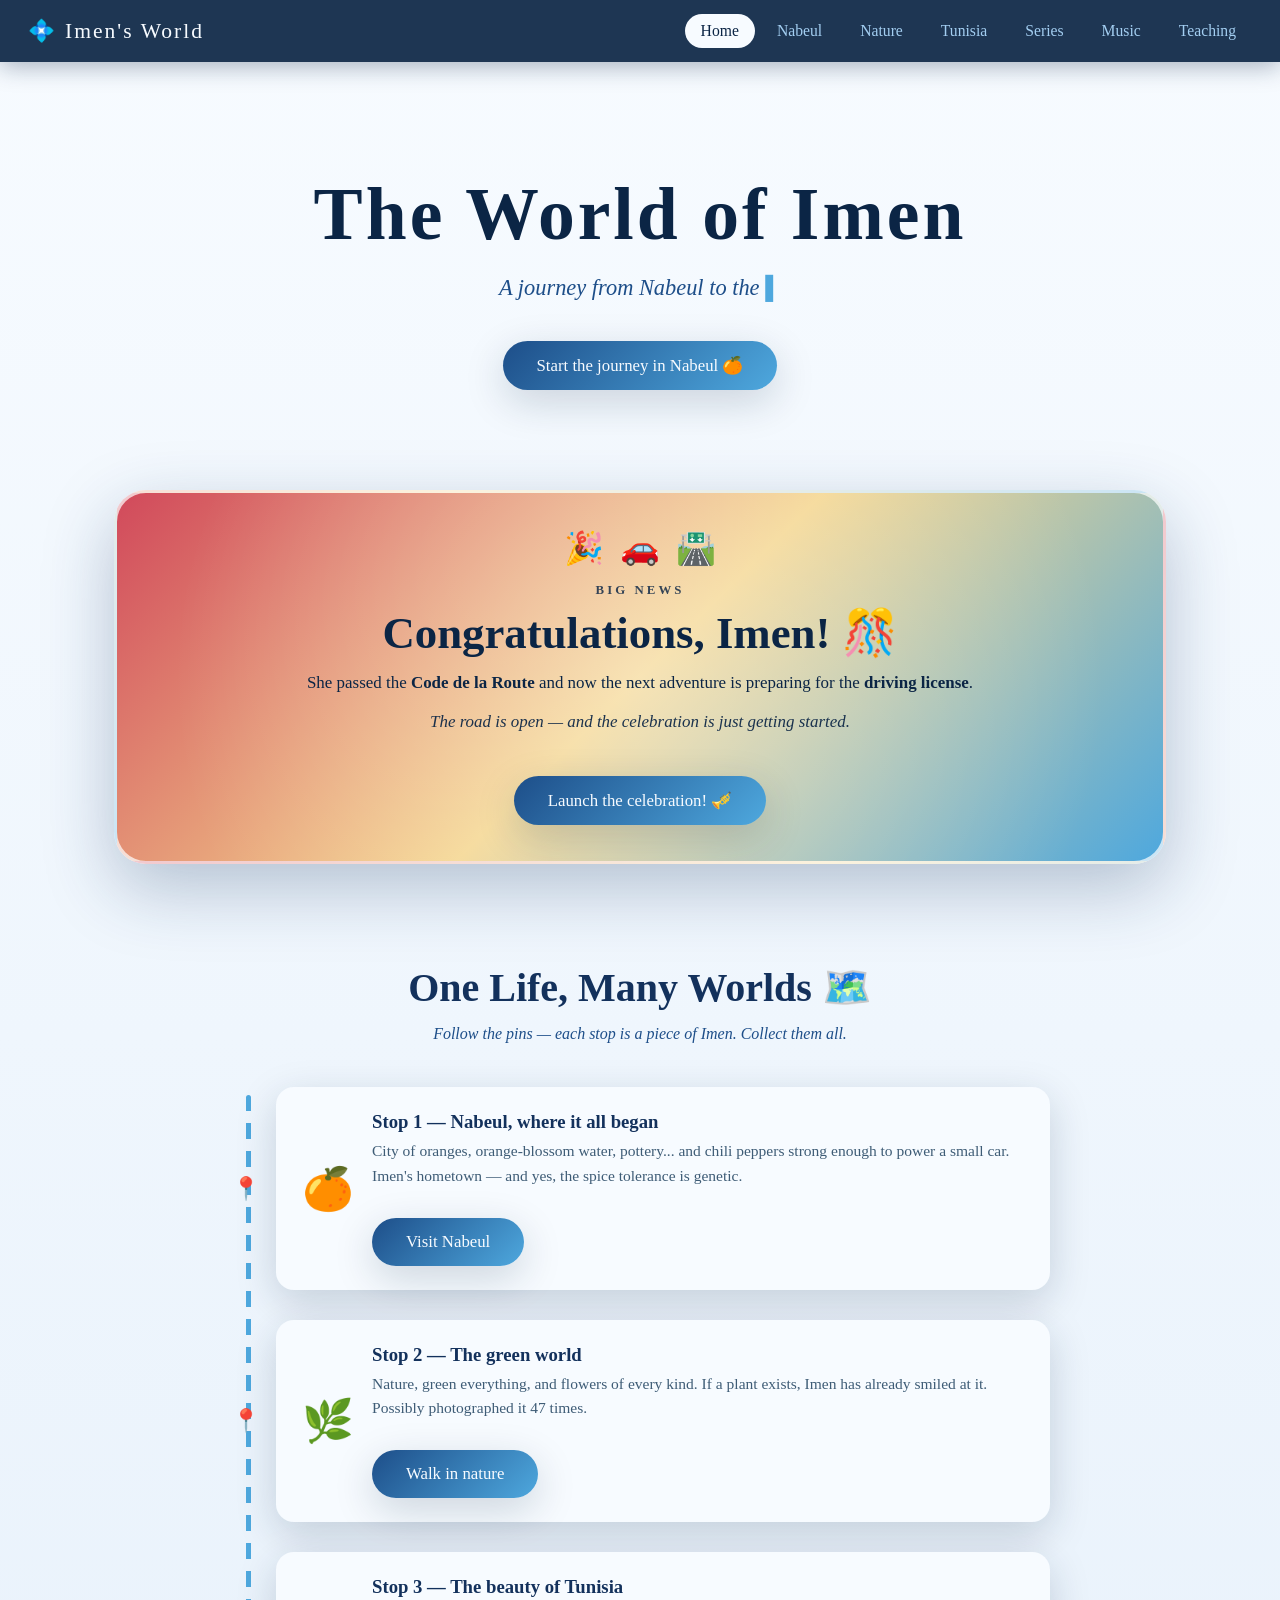
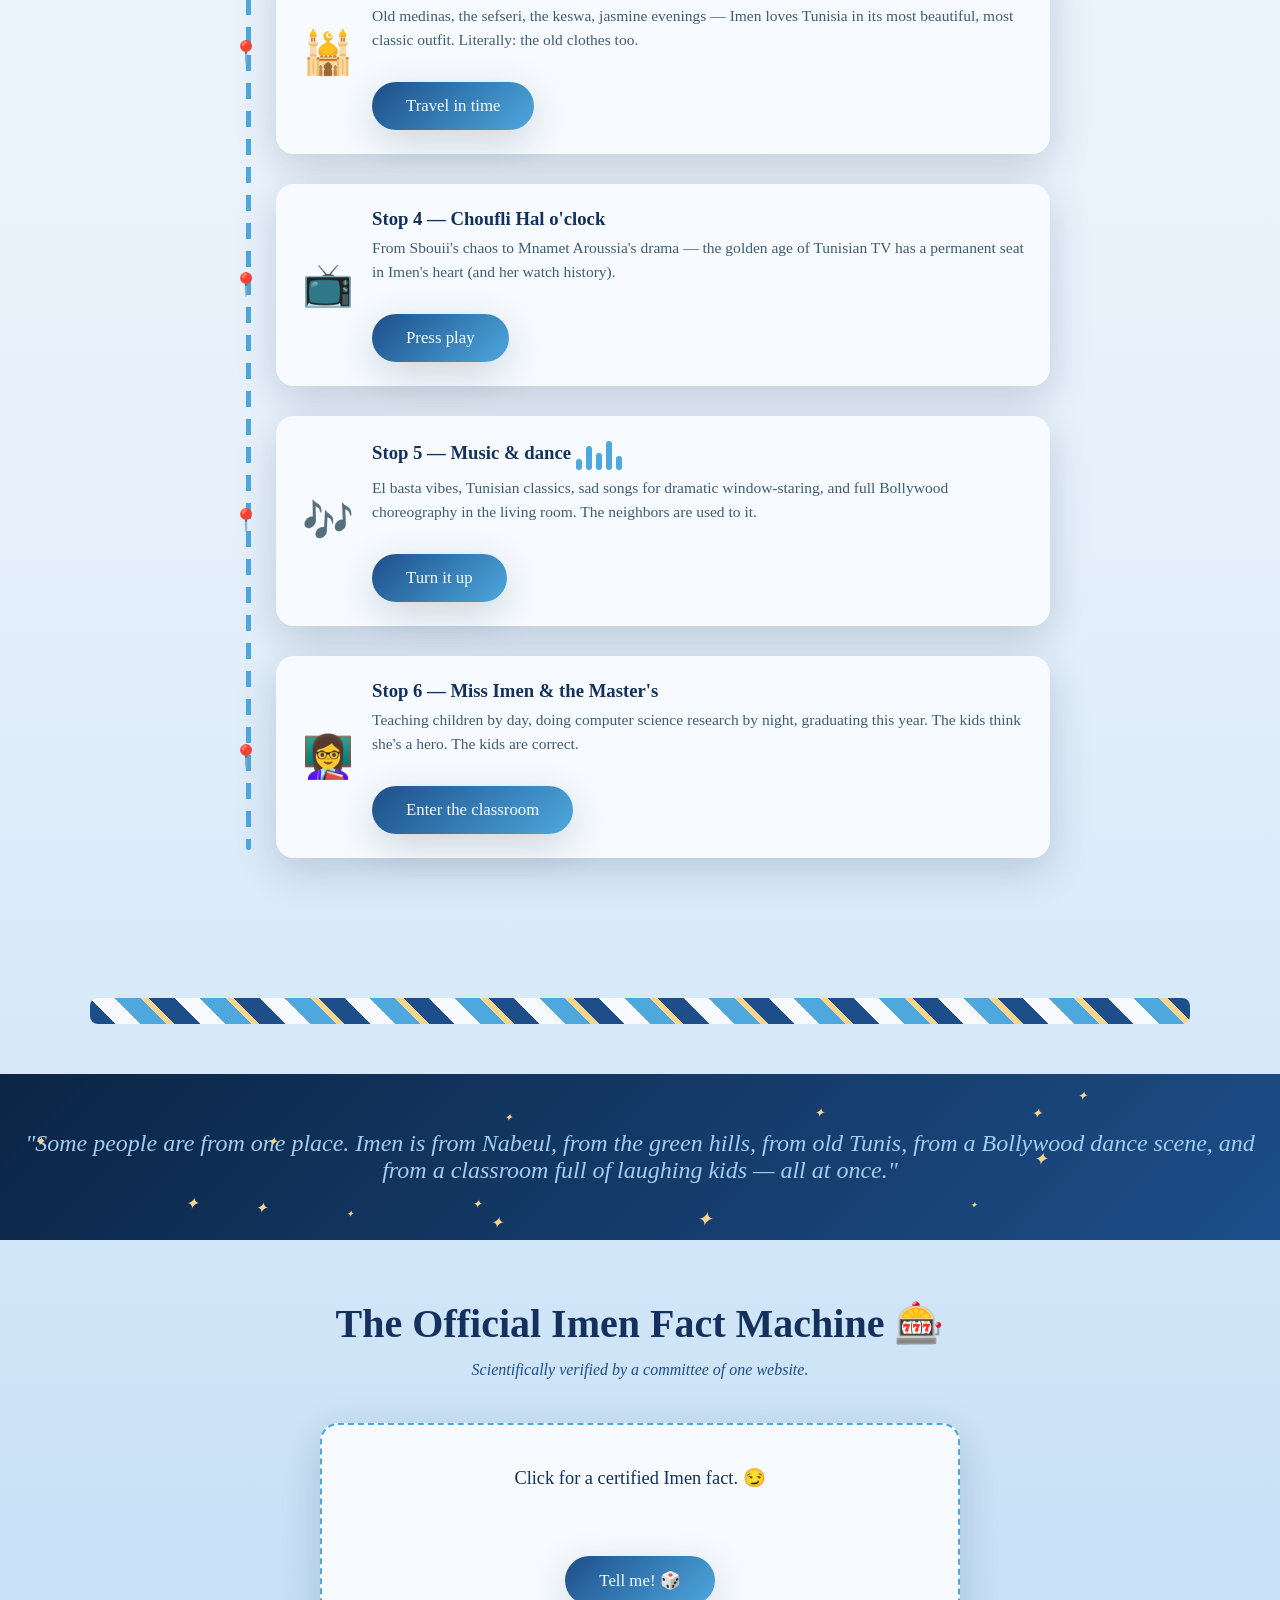
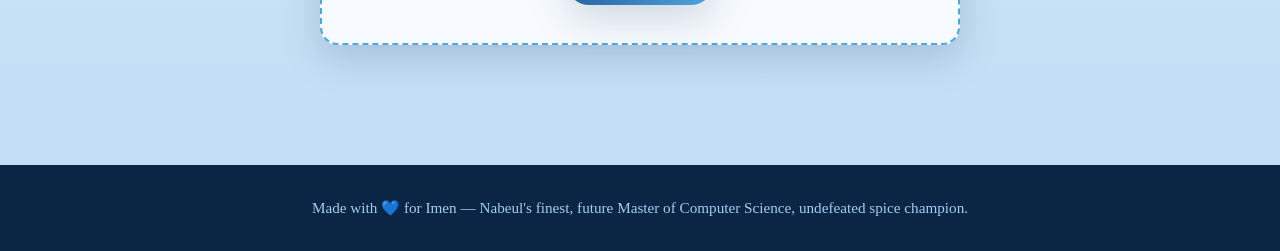
<file: index.html>
<!DOCTYPE html>
<html lang="en">
<head>
  <meta charset="UTF-8" />
  <meta name="viewport" content="width=device-width, initial-scale=1.0" />
  <title>The World of Imen 💙</title>
  <link rel="stylesheet" href="style.css" />
</head>
<body>

  <nav>
    <a class="logo" href="index.html"><span class="spin-flower">💠</span> Imen's World</a>
    <div class="nav-links">
      <a href="index.html" class="active">Home</a>
      <a href="nabeul.html">Nabeul</a>
      <a href="garden.html">Nature</a>
      <a href="tunisia.html">Tunisia</a>
      <a href="series.html">Series</a>
      <a href="music.html">Music</a>
      <a href="teaching.html">Teaching</a>
    </div>
  </nav>

  <main>
    <header class="hero">
      <h1>The World of Imen</h1>
      <p class="subtitle typewriter" data-typewriter='["A journey from Nabeul to the whole world... 🌍","Teacher by day, researcher by deadline, binge-watcher by night.","Spice level: Nabeul. Handle with care. 🌶️","Ahla w sahla — the tour starts now!"]'></p>
      <a class="btn" href="nabeul.html">Start the journey in Nabeul 🍊</a>
    </header>

    <section class="celebration-section reveal">
      <div class="celebration-card">
        <div class="celebration-icons" aria-hidden="true">
          <span class="celebration-icon">🎉</span>
          <span class="celebration-icon">🚗</span>
          <span class="celebration-icon">🛣️</span>
        </div>
        <p class="celebration-label">Big news</p>
        <h2>Congratulations, Imen! 🎊</h2>
        <p class="celebration-copy">
          She passed the <strong>Code de la Route</strong> and now the next adventure is preparing for the <strong>driving license</strong>.
        </p>
        <p class="celebration-copy small">The road is open — and the celebration is just getting started.</p>
        <button class="btn celebration-btn" id="celebrate-btn">Launch the celebration! 🎺</button>
      </div>
    </section>

    <section>
      <h2 class="section-title reveal">One Life, Many Worlds 🗺️</h2>
      <p class="section-sub reveal">Follow the pins — each stop is a piece of Imen. Collect them all.</p>

      <div class="journey">
        <div class="journey-stop reveal">
          <span class="stop-emoji">🍊</span>
          <div class="grow">
            <h3>Stop 1 — Nabeul, where it all began</h3>
            <p>City of oranges, orange-blossom water, pottery... and chili peppers strong enough to power a small car. Imen's hometown — and yes, the spice tolerance is genetic.</p>
            <a class="btn" href="nabeul.html">Visit Nabeul</a>
          </div>
        </div>

        <div class="journey-stop reveal">
          <span class="stop-emoji">🌿</span>
          <div class="grow">
            <h3>Stop 2 — The green world</h3>
            <p>Nature, green everything, and flowers of every kind. If a plant exists, Imen has already smiled at it. Possibly photographed it 47 times.</p>
            <a class="btn" href="garden.html">Walk in nature</a>
          </div>
        </div>

        <div class="journey-stop reveal">
          <span class="stop-emoji">🕌</span>
          <div class="grow">
            <h3>Stop 3 — The beauty of Tunisia</h3>
            <p>Old medinas, the sefseri, the keswa, jasmine evenings — Imen loves Tunisia in its most beautiful, most classic outfit. Literally: the old clothes too.</p>
            <a class="btn" href="tunisia.html">Travel in time</a>
          </div>
        </div>

        <div class="journey-stop reveal">
          <span class="stop-emoji">📺</span>
          <div class="grow">
            <h3>Stop 4 — Choufli Hal o'clock</h3>
            <p>From Sbouii's chaos to Mnamet Aroussia's drama — the golden age of Tunisian TV has a permanent seat in Imen's heart (and her watch history).</p>
            <a class="btn" href="series.html">Press play</a>
          </div>
        </div>

        <div class="journey-stop reveal">
          <span class="stop-emoji">🎶</span>
          <div class="grow">
            <h3>Stop 5 — Music &amp; dance <span class="music-bars"><i></i><i></i><i></i><i></i><i></i></span></h3>
            <p>El basta vibes, Tunisian classics, sad songs for dramatic window-staring, and full Bollywood choreography in the living room. The neighbors are used to it.</p>
            <a class="btn" href="music.html">Turn it up</a>
          </div>
        </div>

        <div class="journey-stop reveal">
          <span class="stop-emoji">👩‍🏫</span>
          <div class="grow">
            <h3>Stop 6 — Miss Imen &amp; the Master's</h3>
            <p>Teaching children by day, doing computer science research by night, graduating this year. The kids think she's a hero. The kids are correct.</p>
            <a class="btn" href="teaching.html">Enter the classroom</a>
          </div>
        </div>
      </div>
    </section>

    <div class="mosaic-band"></div>

    <div class="quote-banner reveal">
      "Some people are from one place. Imen is from Nabeul, from the green hills, from old Tunis, from a Bollywood dance scene, and from a classroom full of laughing kids — all at once."
    </div>

    <section>
      <h2 class="section-title reveal">The Official Imen Fact Machine 🎰</h2>
      <p class="section-sub reveal">Scientifically verified by a committee of one website.</p>

      <div class="joke-box reveal">
        <p id="joke-text" data-jokes='["Imen&apos;s spice scale: mild, medium, hot, Nabeul. There is nothing after Nabeul. 🌶️","Imen can debug code AND a classroom of 25 children. Only one of those has documentation. 👩‍🏫","Imen watching Choufli Hal for the 100th time: \"maybe THIS time Sbouii will behave.\" He will not. 📺","Sad music + window + rain = Imen starring in a music video only she can see. 🎬","Imen&apos;s research master thesis is the only thing she binge-writes slower than she binge-watches. 🎓","An Indian dance scene starts. Imen&apos;s shoulders move first. Resistance was never an option. 💃","Imen says \"yezzi, last episode.\" The sun rises. The birds judge silently. 🌅"]'>
          Click for a certified Imen fact. 😏
        </p>
        <button class="btn" id="joke-btn">Tell me! 🎲</button>
      </div>
    </section>
  </main>

  <footer>
    Made with <span class="heart">💙</span> for Imen — Nabeul's finest, future Master of Computer Science, undefeated spice champion.
  </footer>

  <script src="script.js"></script>
</body>
</html>
</file>
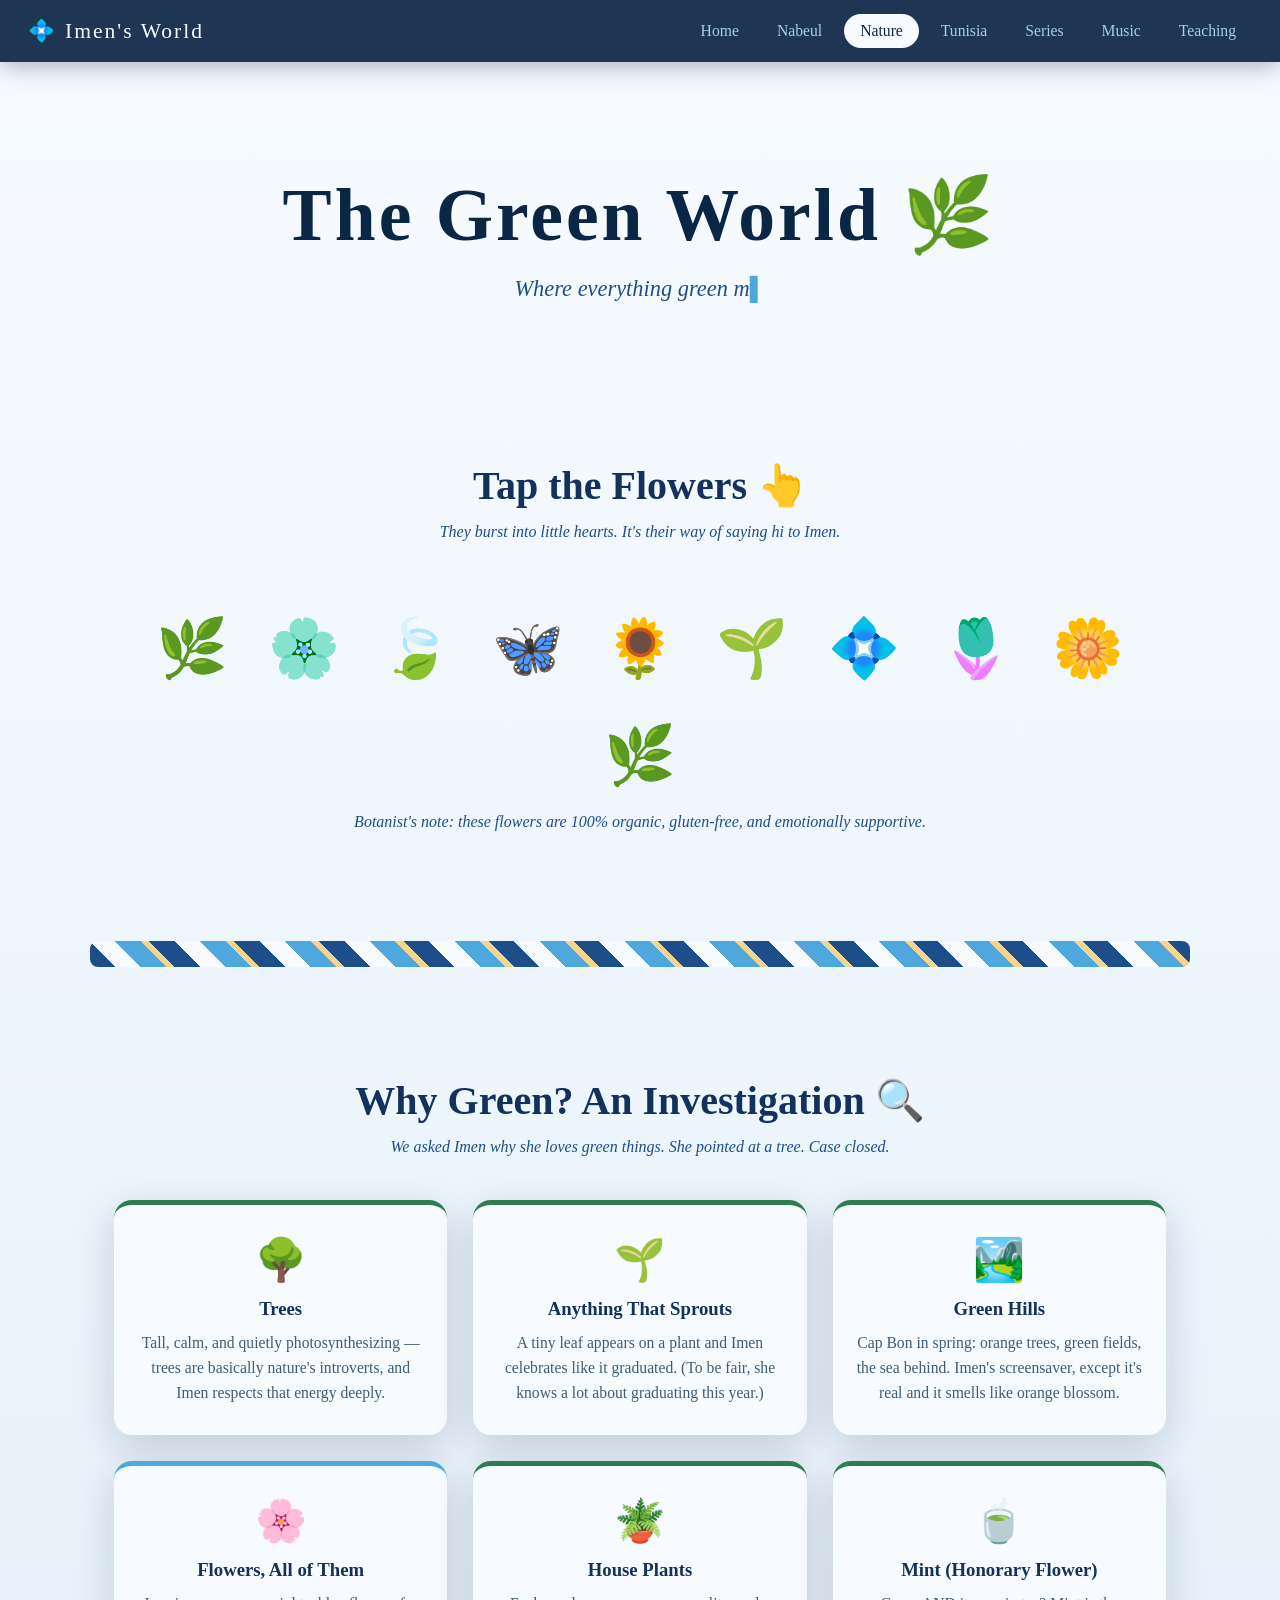
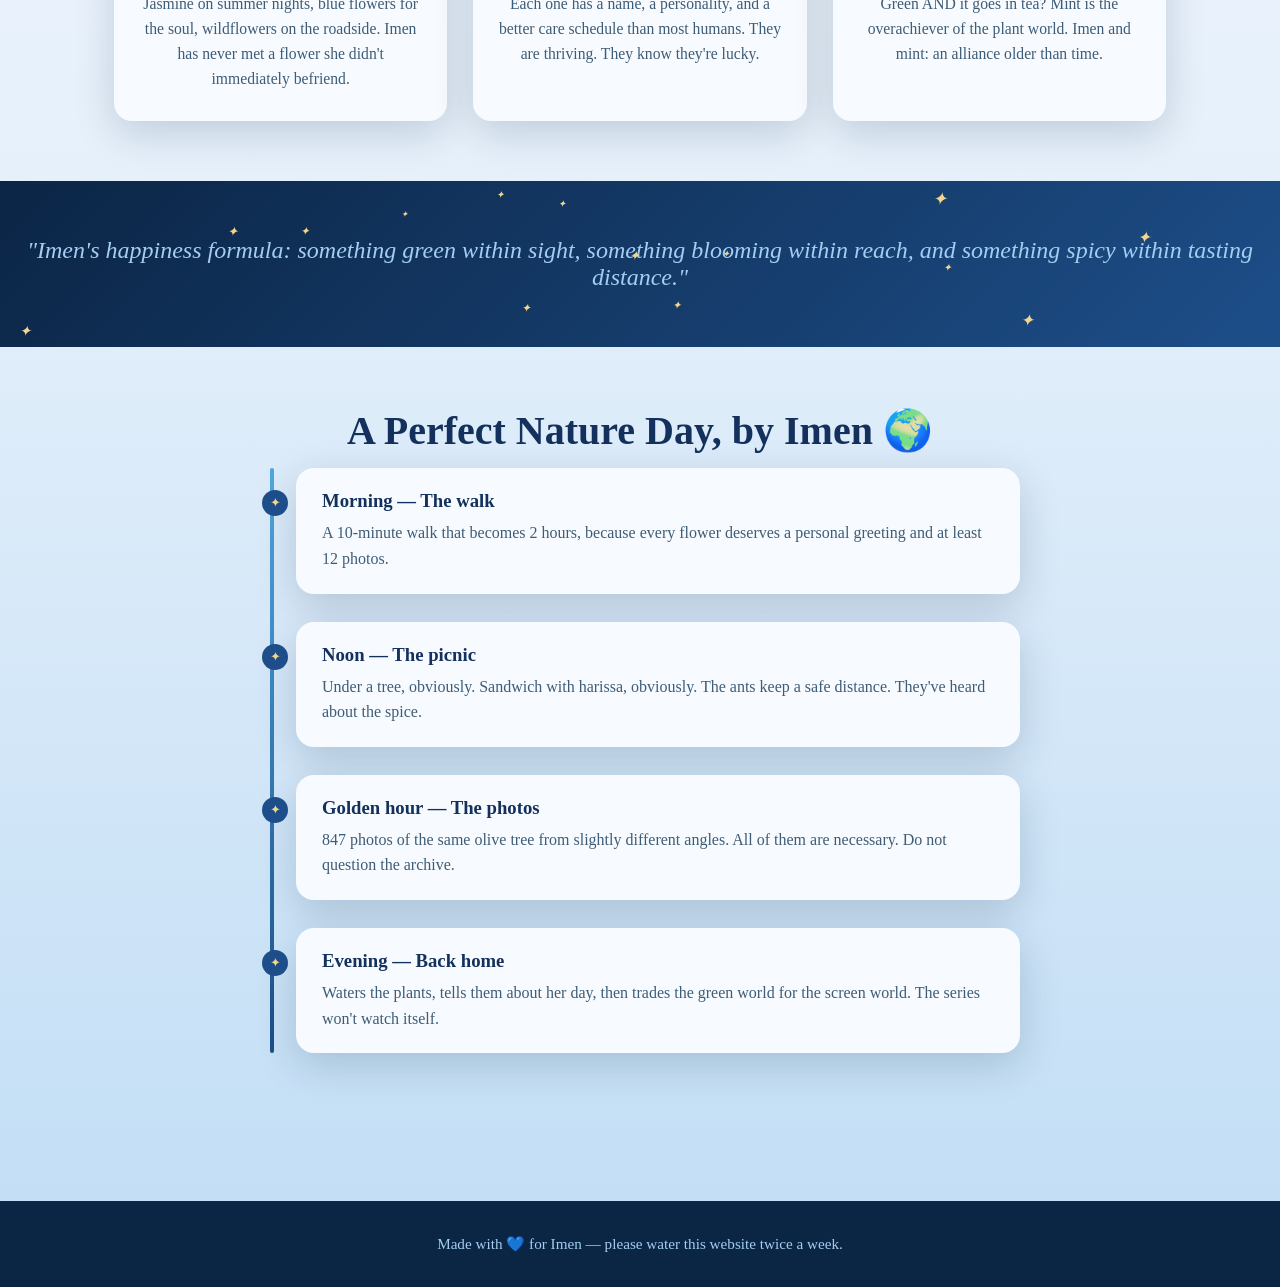
<file: garden.html>
<!DOCTYPE html>
<html lang="en">
<head>
  <meta charset="UTF-8" />
  <meta name="viewport" content="width=device-width, initial-scale=1.0" />
  <title>Nature &amp; Green Things 🌿 — The World of Imen</title>
  <link rel="stylesheet" href="style.css" />
</head>
<body>

  <nav>
    <a class="logo" href="index.html"><span class="spin-flower">💠</span> Imen's World</a>
    <div class="nav-links">
      <a href="index.html">Home</a>
      <a href="nabeul.html">Nabeul</a>
      <a href="garden.html" class="active">Nature</a>
      <a href="tunisia.html">Tunisia</a>
      <a href="series.html">Series</a>
      <a href="music.html">Music</a>
      <a href="teaching.html">Teaching</a>
    </div>
  </nav>

  <main>
    <header class="hero">
      <h1>The Green World 🌿</h1>
      <p class="subtitle typewriter" data-typewriter='["Where everything green makes Imen happy.","Flowers, leaves, hills — her personal therapy.","Plants love her back. We have proof. Sort of."]'></p>
    </header>

    <section>
      <h2 class="section-title reveal">Tap the Flowers 👆</h2>
      <p class="section-sub reveal">They burst into little hearts. It's their way of saying hi to Imen.</p>

      <div class="garden">
        <span class="flower">🌿</span>
        <span class="flower tint">🌸</span>
        <span class="flower">🍃</span>
        <span class="flower tint">🦋</span>
        <span class="flower">🌻</span>
        <span class="flower">🌱</span>
        <span class="flower">💠</span>
        <span class="flower tint">🌷</span>
        <span class="flower">🌼</span>
        <span class="flower">🌿</span>
      </div>
      <p class="stem-note">Botanist's note: these flowers are 100% organic, gluten-free, and emotionally supportive.</p>
    </section>

    <div class="mosaic-band"></div>

    <section>
      <h2 class="section-title reveal">Why Green? An Investigation 🔍</h2>
      <p class="section-sub reveal">We asked Imen why she loves green things. She pointed at a tree. Case closed.</p>

      <div class="card-grid">
        <div class="card green reveal">
          <span class="emoji">🌳</span>
          <h3>Trees</h3>
          <p>Tall, calm, and quietly photosynthesizing — trees are basically nature's introverts, and Imen respects that energy deeply.</p>
        </div>
        <div class="card green reveal">
          <span class="emoji">🌱</span>
          <h3>Anything That Sprouts</h3>
          <p>A tiny leaf appears on a plant and Imen celebrates like it graduated. (To be fair, she knows a lot about graduating this year.)</p>
        </div>
        <div class="card green reveal">
          <span class="emoji">🏞️</span>
          <h3>Green Hills</h3>
          <p>Cap Bon in spring: orange trees, green fields, the sea behind. Imen's screensaver, except it's real and it smells like orange blossom.</p>
        </div>
        <div class="card reveal">
          <span class="emoji">🌸</span>
          <h3>Flowers, All of Them</h3>
          <p>Jasmine on summer nights, blue flowers for the soul, wildflowers on the roadside. Imen has never met a flower she didn't immediately befriend.</p>
        </div>
        <div class="card green reveal">
          <span class="emoji">🪴</span>
          <h3>House Plants</h3>
          <p>Each one has a name, a personality, and a better care schedule than most humans. They are thriving. They know they're lucky.</p>
        </div>
        <div class="card green reveal">
          <span class="emoji">🍵</span>
          <h3>Mint (Honorary Flower)</h3>
          <p>Green AND it goes in tea? Mint is the overachiever of the plant world. Imen and mint: an alliance older than time.</p>
        </div>
      </div>
    </section>

    <div class="quote-banner reveal">
      "Imen's happiness formula: something green within sight, something blooming within reach, and something spicy within tasting distance."
    </div>

    <section>
      <h2 class="section-title reveal">A Perfect Nature Day, by Imen 🌍</h2>
      <div class="timeline">
        <div class="timeline-item reveal">
          <h3>Morning — The walk</h3>
          <p>A 10-minute walk that becomes 2 hours, because every flower deserves a personal greeting and at least 12 photos.</p>
        </div>
        <div class="timeline-item reveal">
          <h3>Noon — The picnic</h3>
          <p>Under a tree, obviously. Sandwich with harissa, obviously. The ants keep a safe distance. They've heard about the spice.</p>
        </div>
        <div class="timeline-item reveal">
          <h3>Golden hour — The photos</h3>
          <p>847 photos of the same olive tree from slightly different angles. All of them are necessary. Do not question the archive.</p>
        </div>
        <div class="timeline-item reveal">
          <h3>Evening — Back home</h3>
          <p>Waters the plants, tells them about her day, then trades the green world for the screen world. The series won't watch itself.</p>
        </div>
      </div>
    </section>
  </main>

  <footer>
    Made with <span class="heart">💙</span> for Imen — please water this website twice a week.
  </footer>

  <script src="script.js"></script>
</body>
</html>
</file>
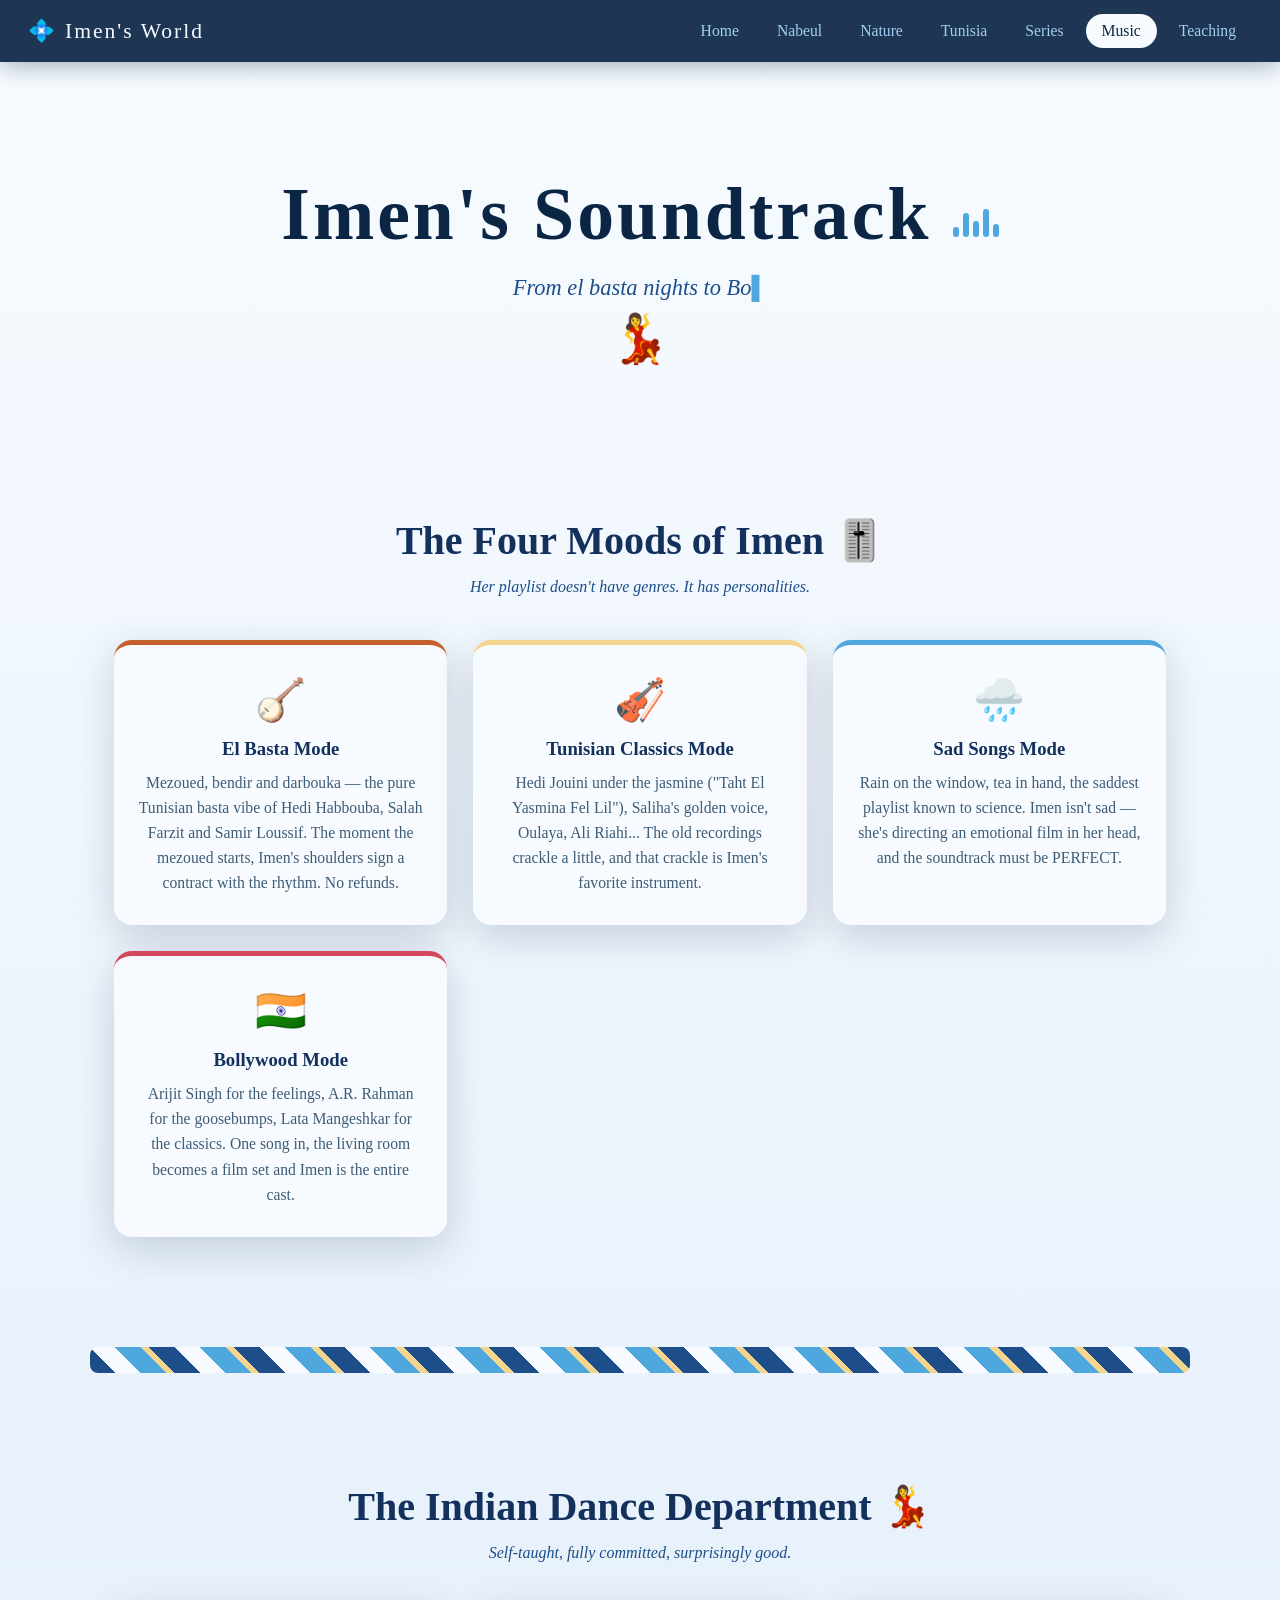
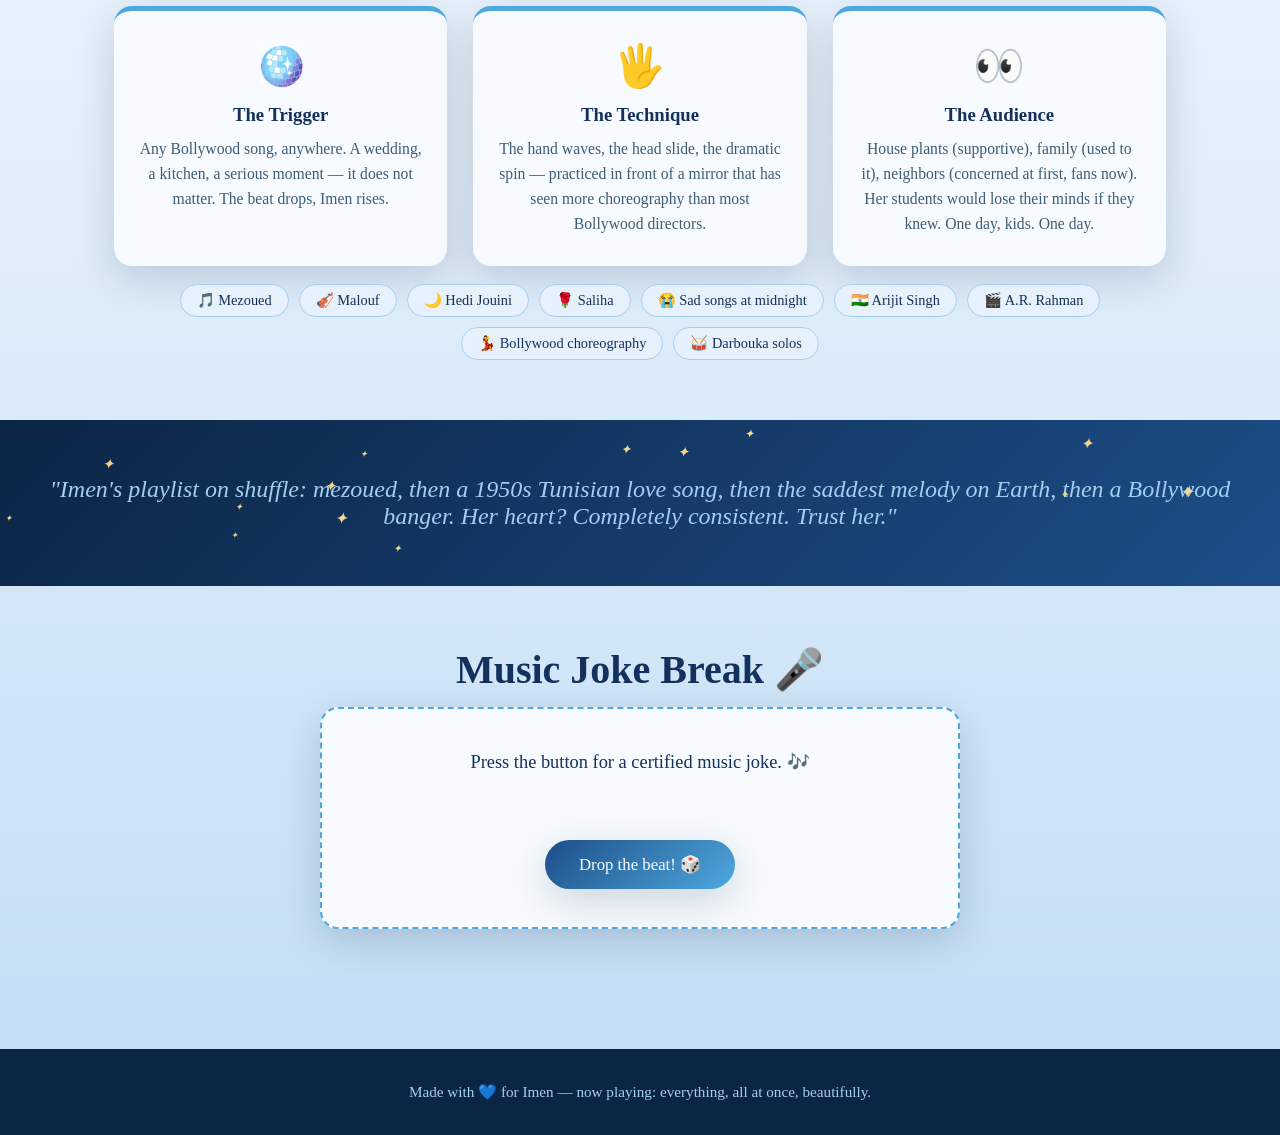
<file: music.html>
<!DOCTYPE html>
<html lang="en">
<head>
  <meta charset="UTF-8" />
  <meta name="viewport" content="width=device-width, initial-scale=1.0" />
  <title>Music &amp; Dance 🎶 — The World of Imen</title>
  <link rel="stylesheet" href="style.css" />
</head>
<body>

  <nav>
    <a class="logo" href="index.html"><span class="spin-flower">💠</span> Imen's World</a>
    <div class="nav-links">
      <a href="index.html">Home</a>
      <a href="nabeul.html">Nabeul</a>
      <a href="garden.html">Nature</a>
      <a href="tunisia.html">Tunisia</a>
      <a href="series.html">Series</a>
      <a href="music.html" class="active">Music</a>
      <a href="teaching.html">Teaching</a>
    </div>
  </nav>

  <main>
    <header class="hero">
      <h1>Imen's Soundtrack <span class="music-bars"><i></i><i></i><i></i><i></i><i></i></span></h1>
      <p class="subtitle typewriter" data-typewriter='["From el basta nights to Bollywood mornings...","Warning: shoulders may move without permission.","Current mood: all of them, at the same time."]'></p>
      <span class="dancer">💃</span>
    </header>

    <section>
      <h2 class="section-title reveal">The Four Moods of Imen 🎚️</h2>
      <p class="section-sub reveal">Her playlist doesn't have genres. It has personalities.</p>

      <div class="card-grid">
        <div class="card terra reveal">
          <span class="emoji">🪕</span>
          <h3>El Basta Mode</h3>
          <p>Mezoued, bendir and darbouka — the pure Tunisian basta vibe of Hedi Habbouba, Salah Farzit and Samir Loussif. The moment the mezoued starts, Imen's shoulders sign a contract with the rhythm. No refunds.</p>
        </div>
        <div class="card gold reveal">
          <span class="emoji">🎻</span>
          <h3>Tunisian Classics Mode</h3>
          <p>Hedi Jouini under the jasmine ("Taht El Yasmina Fel Lil"), Saliha's golden voice, Oulaya, Ali Riahi... The old recordings crackle a little, and that crackle is Imen's favorite instrument.</p>
        </div>
        <div class="card reveal">
          <span class="emoji">🌧️</span>
          <h3>Sad Songs Mode</h3>
          <p>Rain on the window, tea in hand, the saddest playlist known to science. Imen isn't sad — she's directing an emotional film in her head, and the soundtrack must be PERFECT.</p>
        </div>
        <div class="card spice reveal">
          <span class="emoji">🇮🇳</span>
          <h3>Bollywood Mode</h3>
          <p>Arijit Singh for the feelings, A.R. Rahman for the goosebumps, Lata Mangeshkar for the classics. One song in, the living room becomes a film set and Imen is the entire cast.</p>
        </div>
      </div>
    </section>

    <div class="mosaic-band"></div>

    <section>
      <h2 class="section-title reveal">The Indian Dance Department 💃</h2>
      <p class="section-sub reveal">Self-taught, fully committed, surprisingly good.</p>

      <div class="card-grid">
        <div class="card reveal">
          <span class="emoji">🪩</span>
          <h3>The Trigger</h3>
          <p>Any Bollywood song, anywhere. A wedding, a kitchen, a serious moment — it does not matter. The beat drops, Imen rises.</p>
        </div>
        <div class="card reveal">
          <span class="emoji">🖐️</span>
          <h3>The Technique</h3>
          <p>The hand waves, the head slide, the dramatic spin — practiced in front of a mirror that has seen more choreography than most Bollywood directors.</p>
        </div>
        <div class="card reveal">
          <span class="emoji">👀</span>
          <h3>The Audience</h3>
          <p>House plants (supportive), family (used to it), neighbors (concerned at first, fans now). Her students would lose their minds if they knew. One day, kids. One day.</p>
        </div>
      </div>

      <div class="chip-row reveal">
        <span class="chip">🎵 Mezoued</span>
        <span class="chip">🎻 Malouf</span>
        <span class="chip">🌙 Hedi Jouini</span>
        <span class="chip">🌹 Saliha</span>
        <span class="chip">😭 Sad songs at midnight</span>
        <span class="chip">🇮🇳 Arijit Singh</span>
        <span class="chip">🎬 A.R. Rahman</span>
        <span class="chip">💃 Bollywood choreography</span>
        <span class="chip">🥁 Darbouka solos</span>
      </div>
    </section>

    <div class="quote-banner reveal">
      "Imen's playlist on shuffle: mezoued, then a 1950s Tunisian love song, then the saddest melody on Earth, then a Bollywood banger. Her heart? Completely consistent. Trust her."
    </div>

    <section>
      <h2 class="section-title reveal">Music Joke Break 🎤</h2>
      <div class="joke-box reveal">
        <p id="joke-text" data-jokes='["Imen&apos;s neighbors can tell her mood from the music: mezoued = great day, sad songs = great day but artistically. 🎭","Why does Imen love el basta? Because the mezoued is the only instrument louder than a classroom of 25 children. 🪕","Imen dances Bollywood so well that her shadow asks for choreography notes. 💃","Shuffle dared to play a happy song during sad-music hour. Shuffle has been demoted. ⏭️","Imen cried to an Indian song, danced to the next one, then did both at once. Multitasking: mastered. Master&apos;s degree: loading. 🎓","Old Tunisian songs have one crackle sound. Imen calls it \"the original lo-fi.\" She is correct. 📻"]'>
          Press the button for a certified music joke. 🎶
        </p>
        <button class="btn" id="joke-btn">Drop the beat! 🎲</button>
      </div>
    </section>
  </main>

  <footer>
    Made with <span class="heart">💙</span> for Imen — now playing: everything, all at once, beautifully.
  </footer>

  <script src="script.js"></script>
</body>
</html>
</file>
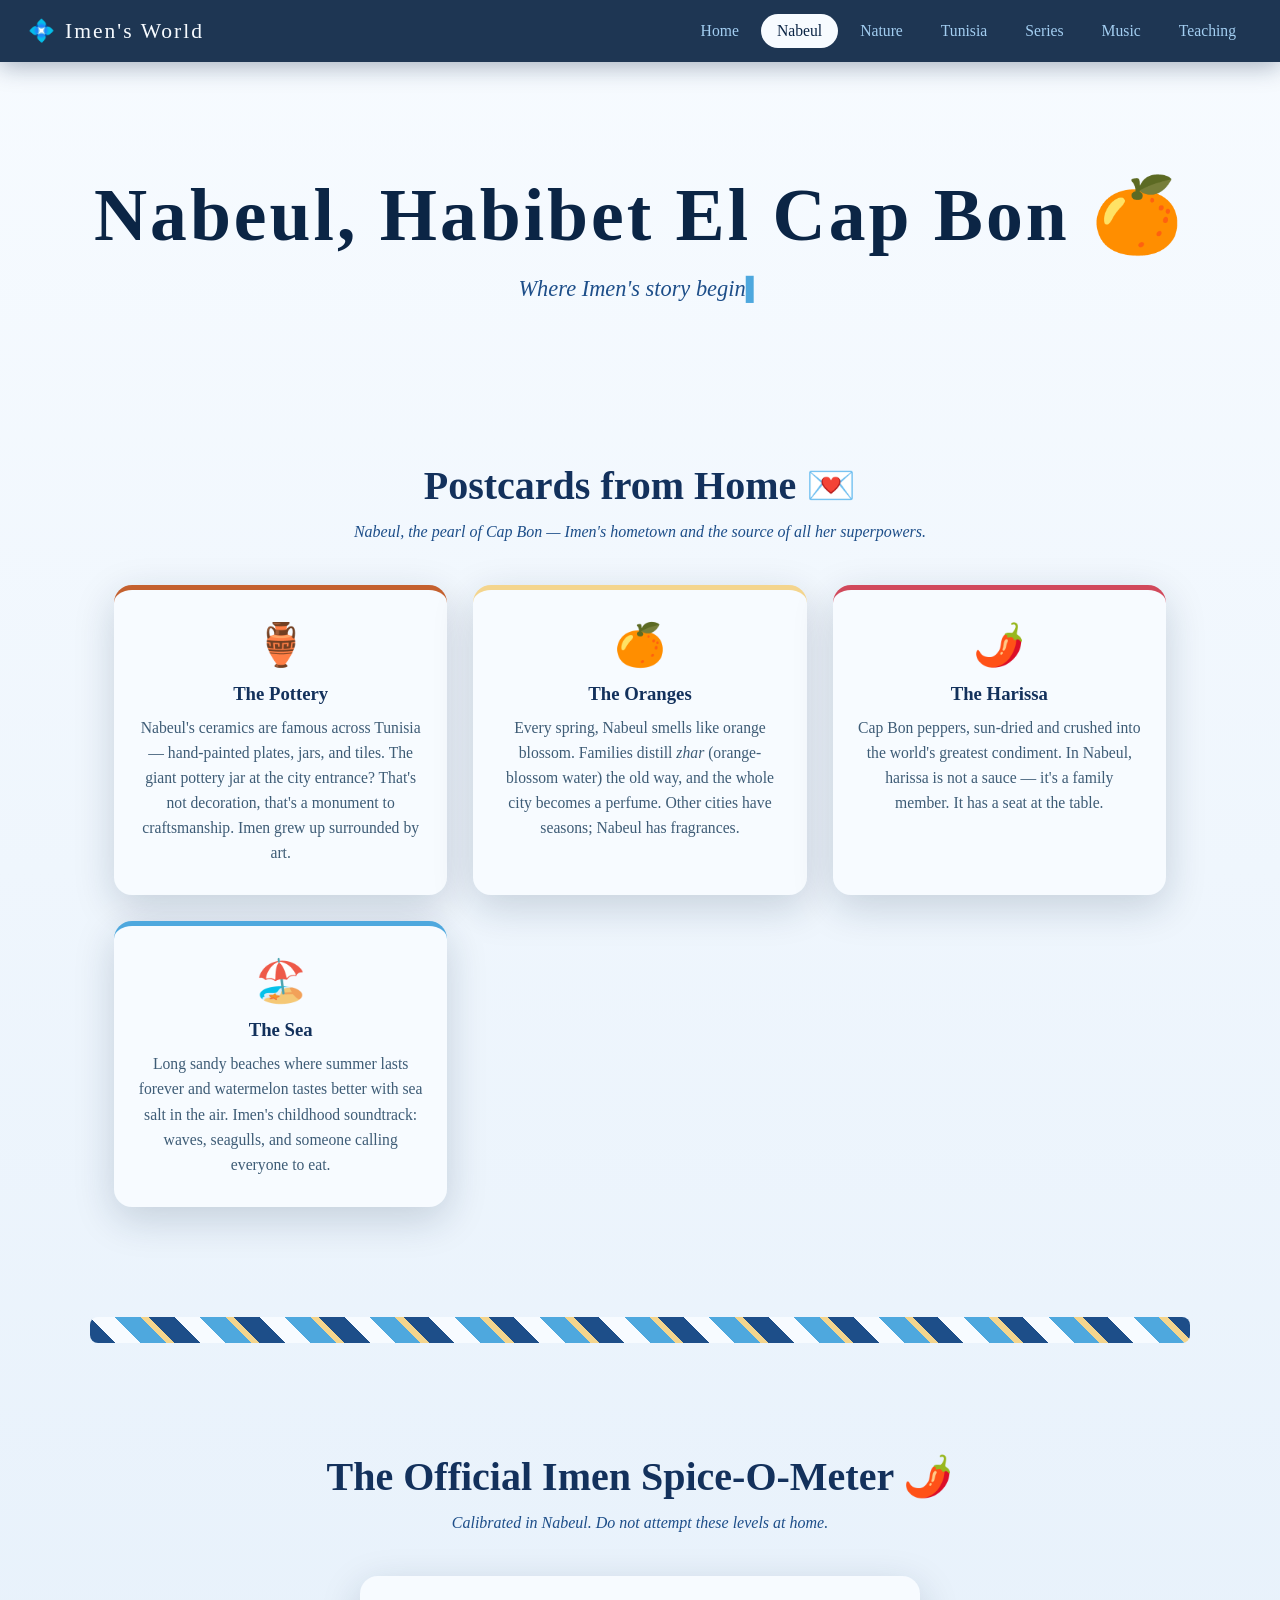
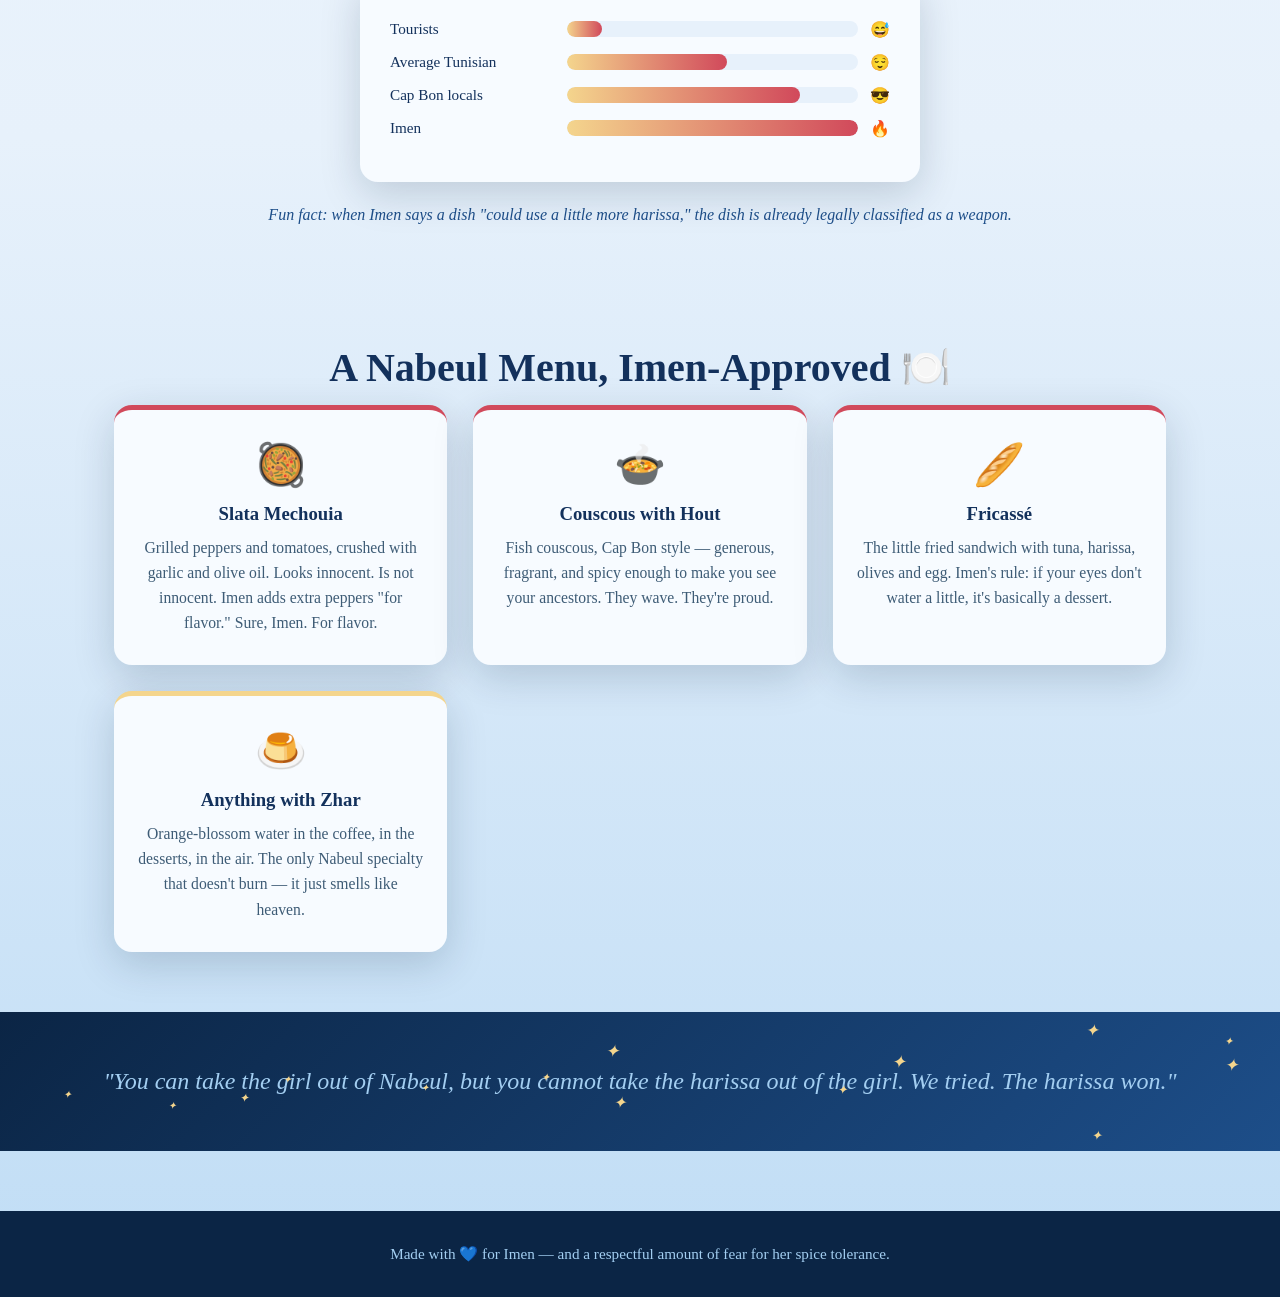
<file: nabeul.html>
<!DOCTYPE html>
<html lang="en">
<head>
  <meta charset="UTF-8" />
  <meta name="viewport" content="width=device-width, initial-scale=1.0" />
  <title>Nabeul 🍊 — The World of Imen</title>
  <link rel="stylesheet" href="style.css" />
</head>
<body>

  <nav>
    <a class="logo" href="index.html"><span class="spin-flower">💠</span> Imen's World</a>
    <div class="nav-links">
      <a href="index.html">Home</a>
      <a href="nabeul.html" class="active">Nabeul</a>
      <a href="garden.html">Nature</a>
      <a href="tunisia.html">Tunisia</a>
      <a href="series.html">Series</a>
      <a href="music.html">Music</a>
      <a href="teaching.html">Teaching</a>
    </div>
  </nav>

  <main>
    <header class="hero">
      <h1>Nabeul, Habibet El Cap Bon 🍊</h1>
      <p class="subtitle typewriter" data-typewriter='["Where Imen&apos;s story begins...","City of oranges, jasmine, pottery... and FIRE. 🌶️","Population: lovely people. Spice level: dangerous."]'></p>
    </header>

    <section>
      <h2 class="section-title reveal">Postcards from Home 💌</h2>
      <p class="section-sub reveal">Nabeul, the pearl of Cap Bon — Imen's hometown and the source of all her superpowers.</p>

      <div class="card-grid">
        <div class="card terra reveal">
          <span class="emoji">🏺</span>
          <h3>The Pottery</h3>
          <p>Nabeul's ceramics are famous across Tunisia — hand-painted plates, jars, and tiles. The giant pottery jar at the city entrance? That's not decoration, that's a monument to craftsmanship. Imen grew up surrounded by art.</p>
        </div>
        <div class="card gold reveal">
          <span class="emoji">🍊</span>
          <h3>The Oranges</h3>
          <p>Every spring, Nabeul smells like orange blossom. Families distill <em>zhar</em> (orange-blossom water) the old way, and the whole city becomes a perfume. Other cities have seasons; Nabeul has fragrances.</p>
        </div>
        <div class="card spice reveal">
          <span class="emoji">🌶️</span>
          <h3>The Harissa</h3>
          <p>Cap Bon peppers, sun-dried and crushed into the world's greatest condiment. In Nabeul, harissa is not a sauce — it's a family member. It has a seat at the table.</p>
        </div>
        <div class="card reveal">
          <span class="emoji">🏖️</span>
          <h3>The Sea</h3>
          <p>Long sandy beaches where summer lasts forever and watermelon tastes better with sea salt in the air. Imen's childhood soundtrack: waves, seagulls, and someone calling everyone to eat.</p>
        </div>
      </div>
    </section>

    <div class="mosaic-band"></div>

    <section>
      <h2 class="section-title reveal">The Official Imen Spice-O-Meter <span class="chili">🌶️</span></h2>
      <p class="section-sub reveal">Calibrated in Nabeul. Do not attempt these levels at home.</p>

      <div class="spice-meter reveal">
        <div class="spice-row">
          <span class="label">Tourists</span>
          <span class="spice-bar"><span class="spice-fill" style="--w: 12%"></span></span>
          <span>😅</span>
        </div>
        <div class="spice-row">
          <span class="label">Average Tunisian</span>
          <span class="spice-bar"><span class="spice-fill" style="--w: 55%"></span></span>
          <span>😌</span>
        </div>
        <div class="spice-row">
          <span class="label">Cap Bon locals</span>
          <span class="spice-bar"><span class="spice-fill" style="--w: 80%"></span></span>
          <span>😎</span>
        </div>
        <div class="spice-row">
          <span class="label">Imen</span>
          <span class="spice-bar"><span class="spice-fill" style="--w: 100%"></span></span>
          <span>🔥</span>
        </div>
      </div>
      <p class="stem-note">Fun fact: when Imen says a dish "could use a little more harissa," the dish is already legally classified as a weapon.</p>
    </section>

    <section>
      <h2 class="section-title reveal">A Nabeul Menu, Imen-Approved 🍽️</h2>
      <div class="card-grid">
        <div class="card spice reveal">
          <span class="emoji">🥘</span>
          <h3>Slata Mechouia</h3>
          <p>Grilled peppers and tomatoes, crushed with garlic and olive oil. Looks innocent. Is not innocent. Imen adds extra peppers "for flavor." Sure, Imen. For flavor.</p>
        </div>
        <div class="card spice reveal">
          <span class="emoji">🍲</span>
          <h3>Couscous with Hout</h3>
          <p>Fish couscous, Cap Bon style — generous, fragrant, and spicy enough to make you see your ancestors. They wave. They're proud.</p>
        </div>
        <div class="card spice reveal">
          <span class="emoji">🥖</span>
          <h3>Fricassé</h3>
          <p>The little fried sandwich with tuna, harissa, olives and egg. Imen's rule: if your eyes don't water a little, it's basically a dessert.</p>
        </div>
        <div class="card gold reveal">
          <span class="emoji">🍮</span>
          <h3>Anything with Zhar</h3>
          <p>Orange-blossom water in the coffee, in the desserts, in the air. The only Nabeul specialty that doesn't burn — it just smells like heaven.</p>
        </div>
      </div>
    </section>

    <div class="quote-banner reveal">
      "You can take the girl out of Nabeul, but you cannot take the harissa out of the girl. We tried. The harissa won."
    </div>
  </main>

  <footer>
    Made with <span class="heart">💙</span> for Imen — and a respectful amount of fear for her spice tolerance.
  </footer>

  <script src="script.js"></script>
</body>
</html>
</file>
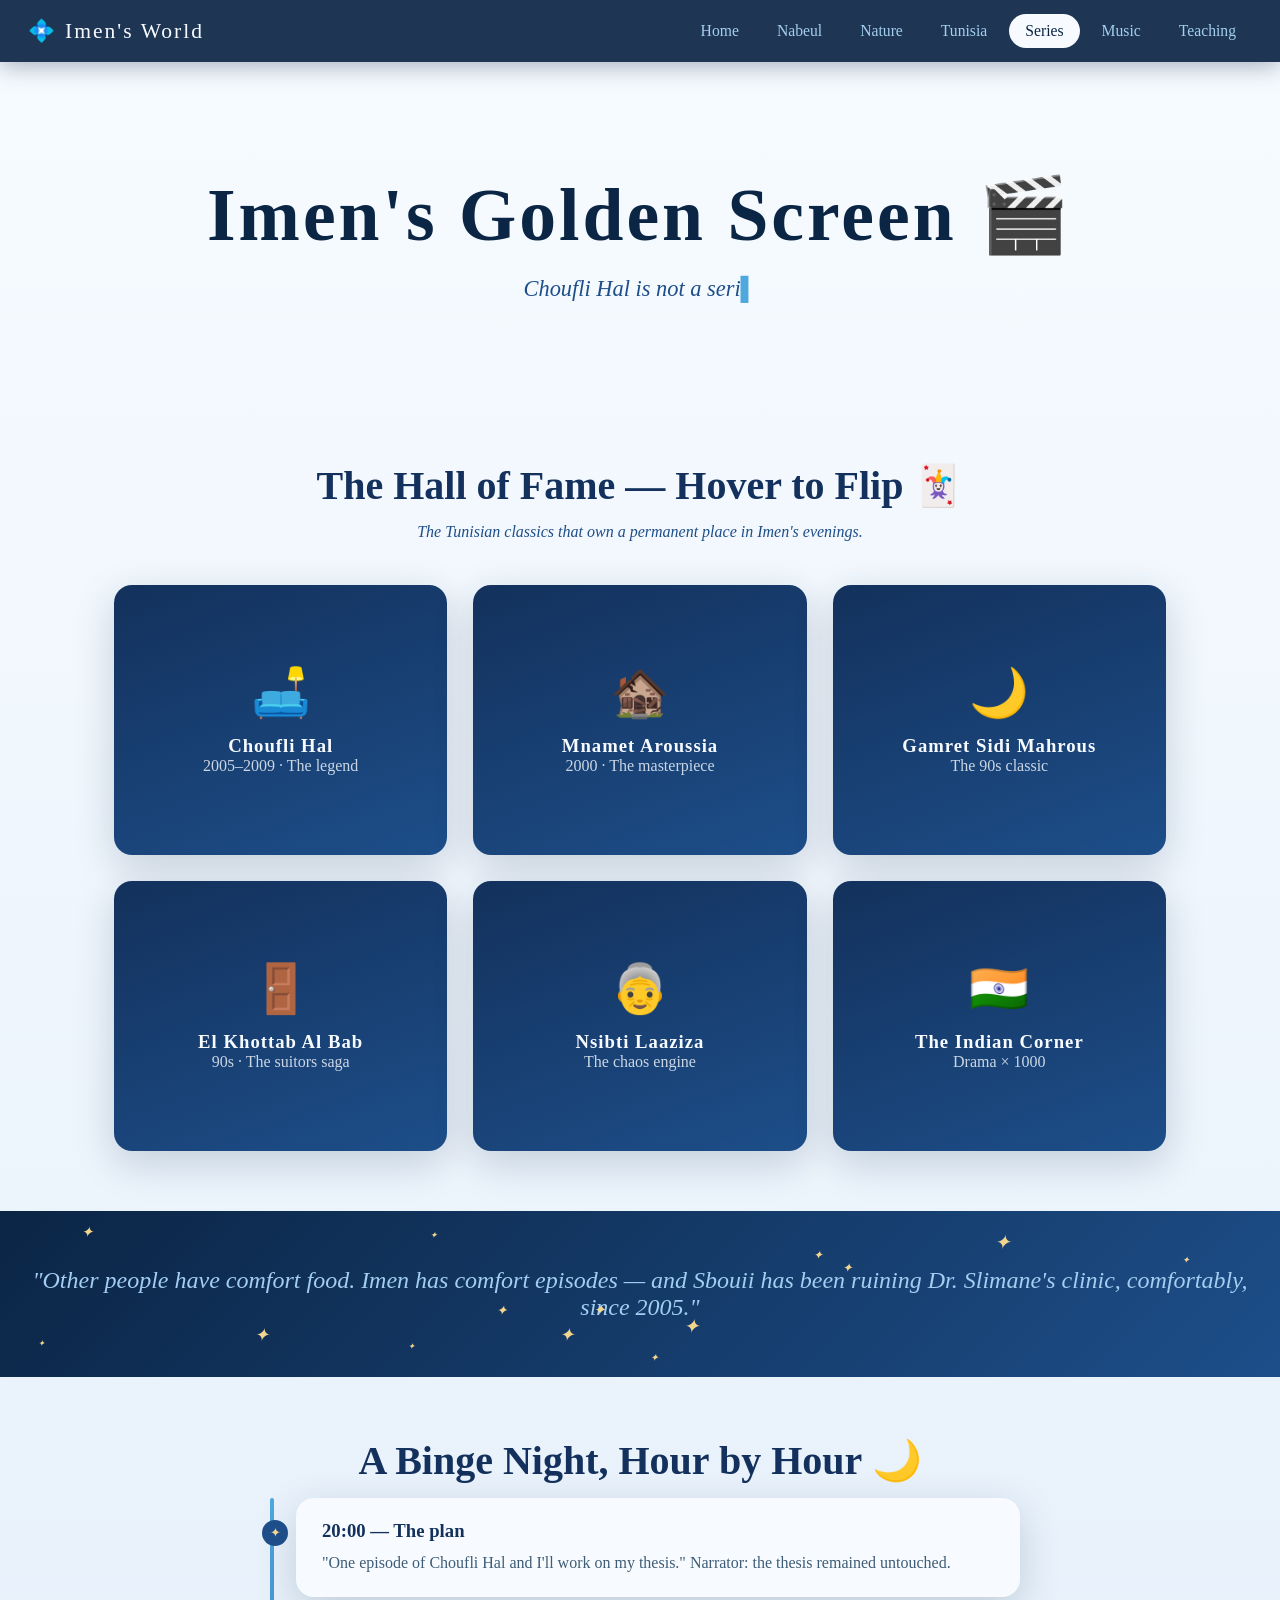
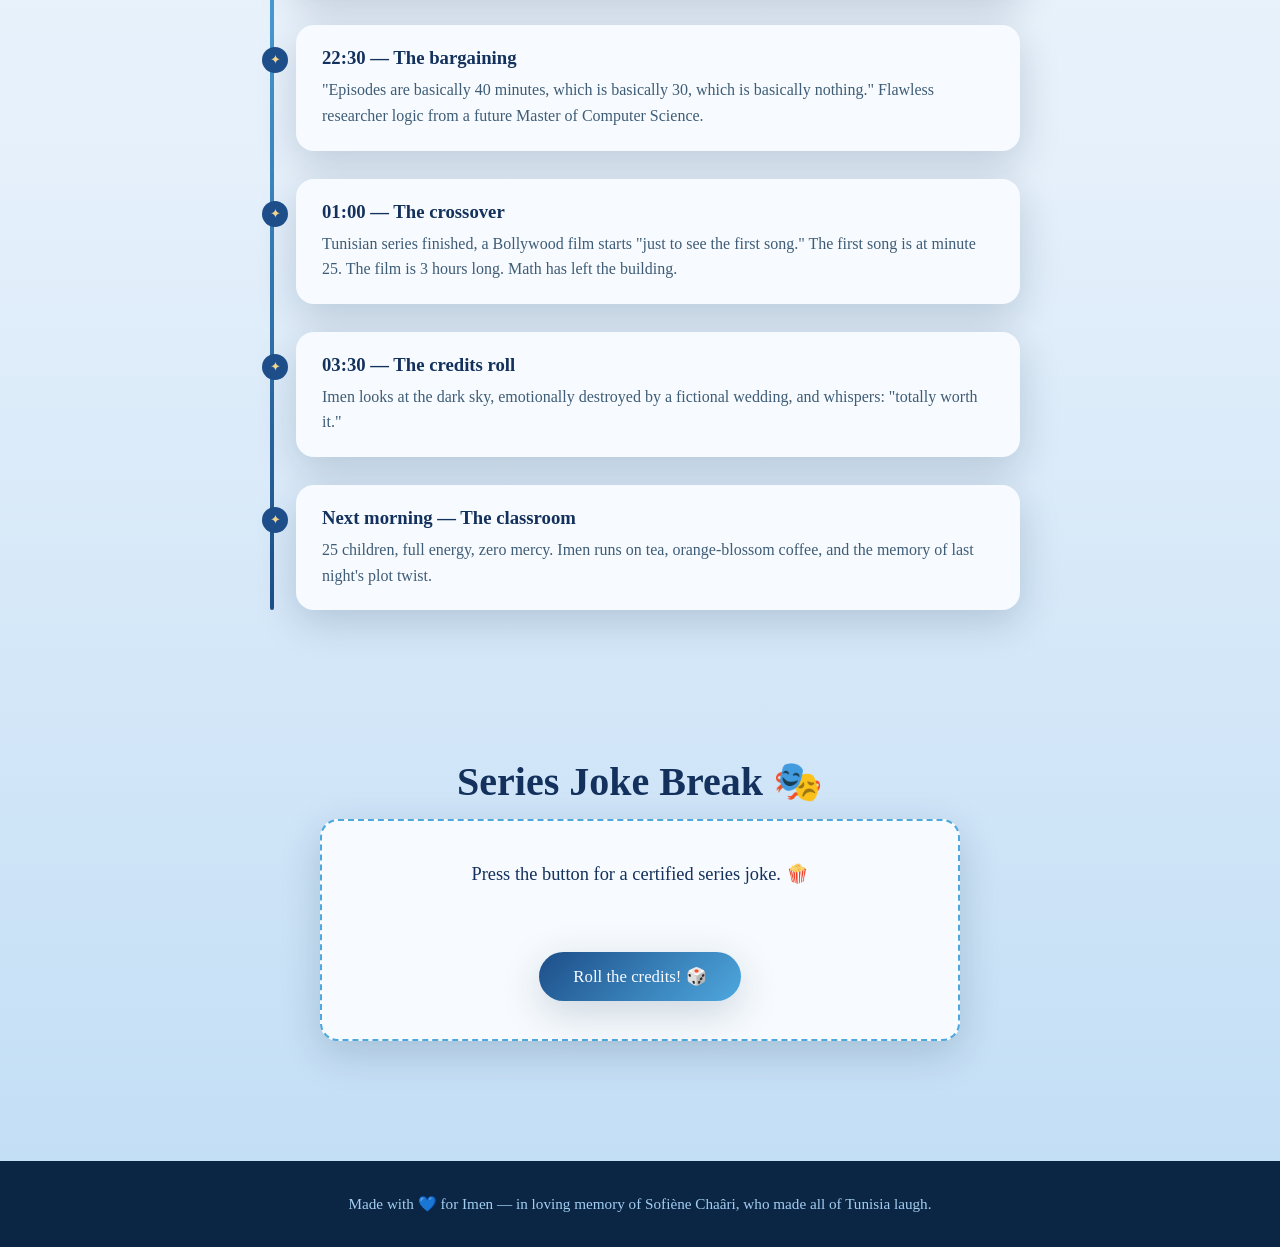
<file: series.html>
<!DOCTYPE html>
<html lang="en">
<head>
  <meta charset="UTF-8" />
  <meta name="viewport" content="width=device-width, initial-scale=1.0" />
  <title>Series Corner 🍿 — The World of Imen</title>
  <link rel="stylesheet" href="style.css" />
</head>
<body>

  <nav>
    <a class="logo" href="index.html"><span class="spin-flower">💠</span> Imen's World</a>
    <div class="nav-links">
      <a href="index.html">Home</a>
      <a href="nabeul.html">Nabeul</a>
      <a href="garden.html">Nature</a>
      <a href="tunisia.html">Tunisia</a>
      <a href="series.html" class="active">Series</a>
      <a href="music.html">Music</a>
      <a href="teaching.html">Teaching</a>
    </div>
  </nav>

  <main>
    <header class="hero">
      <h1>Imen's Golden Screen 🎬</h1>
      <p class="subtitle typewriter" data-typewriter='["Choufli Hal is not a series. It&apos;s a lifestyle.","Mnamet Aroussia: 8.7 on IMDb, 10/10 in Imen&apos;s heart.","Spoiler policy: mention episode 7 and face the consequences."]'></p>
    </header>

    <section>
      <h2 class="section-title reveal">The Hall of Fame — Hover to Flip 🃏</h2>
      <p class="section-sub reveal">The Tunisian classics that own a permanent place in Imen's evenings.</p>

      <div class="card-grid">
        <div class="flip-card reveal">
          <div class="flip-inner">
            <div class="flip-face flip-front">
              <span class="emoji">🛋️</span>
              <h3>Choufli Hal</h3>
              <p style="opacity:0.8">2005–2009 · The legend</p>
            </div>
            <div class="flip-face flip-back">
              <p>Dr. Slimane Labyedh's clinic, Sbouii's catastrophes (the great Sofiène Chaâri 💙), Azza at the desk... Imen knows every episode, quotes every line, and still laughs like it's the first watch. "Chnowa el mochkol?!"</p>
            </div>
          </div>
        </div>

        <div class="flip-card reveal">
          <div class="flip-inner">
            <div class="flip-face flip-front">
              <span class="emoji">🏚️</span>
              <h3>Mnamet Aroussia</h3>
              <p style="opacity:0.8">2000 · The masterpiece</p>
            </div>
            <div class="flip-face flip-back">
              <p>Mouna Noureddine as Aroussia — the iron matriarch of an old family estate, twins fighting over inheritance, secrets in every room. Tunisian drama at its absolute peak. Imen watches it like a film critic: in silence, with tea.</p>
            </div>
          </div>
        </div>

        <div class="flip-card reveal">
          <div class="flip-inner">
            <div class="flip-face flip-front">
              <span class="emoji">🌙</span>
              <h3>Gamret Sidi Mahrous</h3>
              <p style="opacity:0.8">The 90s classic</p>
            </div>
            <div class="flip-face flip-back">
              <p>Old Tunis houses, family sagas, and dialogue your grandmother still quotes. The kind of series where the medina itself is a main character. Exactly Imen's aesthetic: old Tunisia, on screen.</p>
            </div>
          </div>
        </div>

        <div class="flip-card reveal">
          <div class="flip-inner">
            <div class="flip-face flip-front">
              <span class="emoji">🚪</span>
              <h3>El Khottab Al Bab</h3>
              <p style="opacity:0.8">90s · The suitors saga</p>
            </div>
            <div class="flip-face flip-back">
              <p>Aziza and the endless parade of suitors at the door — the series that taught a whole generation that "no" is a complete sentence. Old-school Ramadan TV, when the whole family watched together.</p>
            </div>
          </div>
        </div>

        <div class="flip-card reveal">
          <div class="flip-inner">
            <div class="flip-face flip-front">
              <span class="emoji">👵</span>
              <h3>Nsibti Laaziza</h3>
              <p style="opacity:0.8">The chaos engine</p>
            </div>
            <div class="flip-face flip-back">
              <p>The mother-in-law that broke the chaos scale. Every Tunisian family swears they have their own Daldoula. Imen watches and takes notes — strictly for science.</p>
            </div>
          </div>
        </div>

        <div class="flip-card reveal">
          <div class="flip-inner">
            <div class="flip-face flip-front">
              <span class="emoji">🇮🇳</span>
              <h3>The Indian Corner</h3>
              <p style="opacity:0.8">Drama × 1000</p>
            </div>
            <div class="flip-face flip-back">
              <p>When Tunisian series end, Bollywood begins: three-hour epics, plot twists, weddings, rain scenes, and at least one song on a mountain. Imen cries at minute 40. Every time. On schedule.</p>
            </div>
          </div>
        </div>
      </div>
    </section>

    <div class="quote-banner reveal">
      "Other people have comfort food. Imen has comfort episodes — and Sbouii has been ruining Dr. Slimane's clinic, comfortably, since 2005."
    </div>

    <section>
      <h2 class="section-title reveal">A Binge Night, Hour by Hour 🌙</h2>
      <div class="timeline">
        <div class="timeline-item reveal">
          <h3>20:00 — The plan</h3>
          <p>"One episode of Choufli Hal and I'll work on my thesis." Narrator: the thesis remained untouched.</p>
        </div>
        <div class="timeline-item reveal">
          <h3>22:30 — The bargaining</h3>
          <p>"Episodes are basically 40 minutes, which is basically 30, which is basically nothing." Flawless researcher logic from a future Master of Computer Science.</p>
        </div>
        <div class="timeline-item reveal">
          <h3>01:00 — The crossover</h3>
          <p>Tunisian series finished, a Bollywood film starts "just to see the first song." The first song is at minute 25. The film is 3 hours long. Math has left the building.</p>
        </div>
        <div class="timeline-item reveal">
          <h3>03:30 — The credits roll</h3>
          <p>Imen looks at the dark sky, emotionally destroyed by a fictional wedding, and whispers: "totally worth it."</p>
        </div>
        <div class="timeline-item reveal">
          <h3>Next morning — The classroom</h3>
          <p>25 children, full energy, zero mercy. Imen runs on tea, orange-blossom coffee, and the memory of last night's plot twist.</p>
        </div>
      </div>
    </section>

    <section>
      <h2 class="section-title reveal">Series Joke Break 🎭</h2>
      <div class="joke-box reveal">
        <p id="joke-text" data-jokes='["Imen&apos;s dream crossover: Sbouii visits Mnamet Aroussia&apos;s estate. The house survives 4 minutes. 🏚️","Dr. Slimane fixed everyone&apos;s problems except one: how to stop watching Choufli Hal at 2 a.m. 🛋️","Imen quotes Choufli Hal so accurately that the subtitles check with HER. 📺","A Bollywood movie has 3 hours, 9 songs and 1 mountain. Imen has tissues ready for all of them. 🇮🇳","Imen&apos;s two research fields: computer science, and whether Aroussia&apos;s estate had Wi-Fi. (It did not. People were free.) 🎓","\"Are you still watching Choufli Hal?\" — Yes. Since 2005. It&apos;s called loyalty. 💙"]'>
          Press the button for a certified series joke. 🍿
        </p>
        <button class="btn" id="joke-btn">Roll the credits! 🎲</button>
      </div>
    </section>
  </main>

  <footer>
    Made with <span class="heart">💙</span> for Imen — in loving memory of Sofiène Chaâri, who made all of Tunisia laugh.
  </footer>

  <script src="script.js"></script>
</body>
</html>
</file>
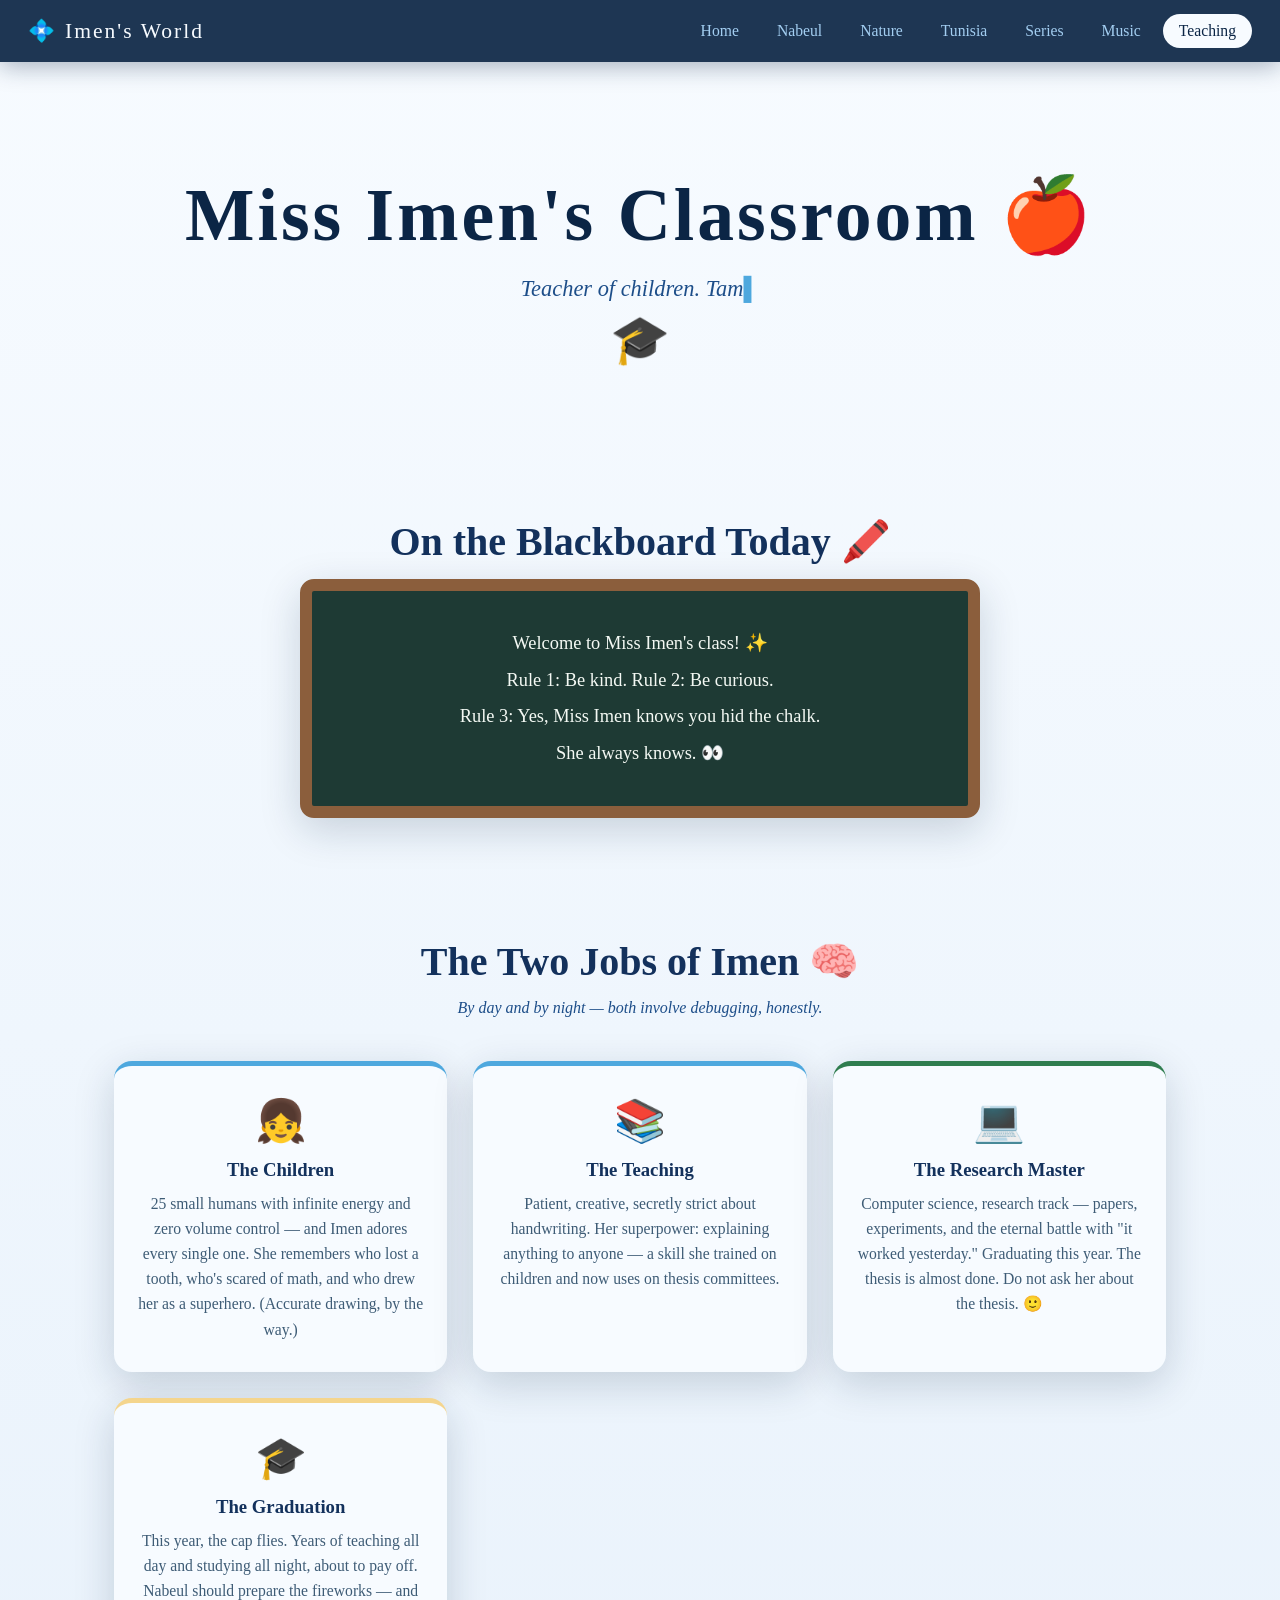
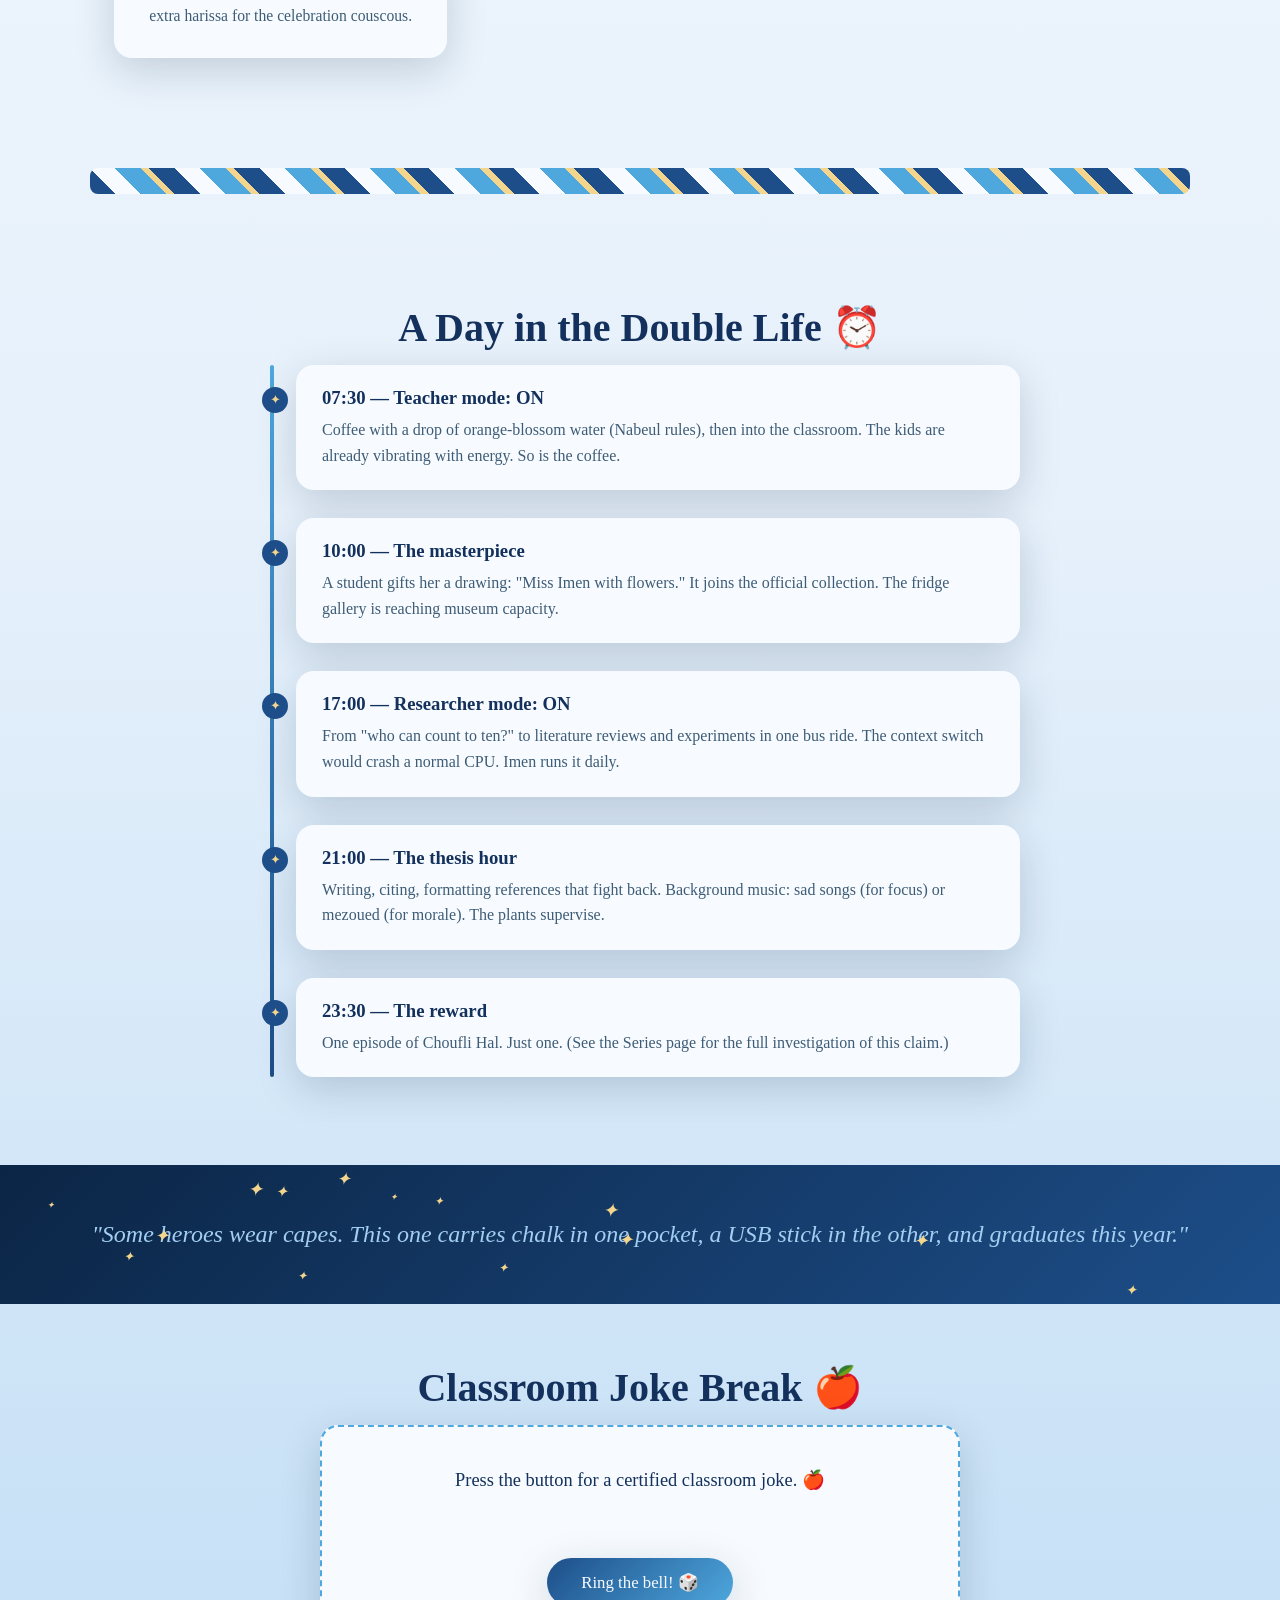
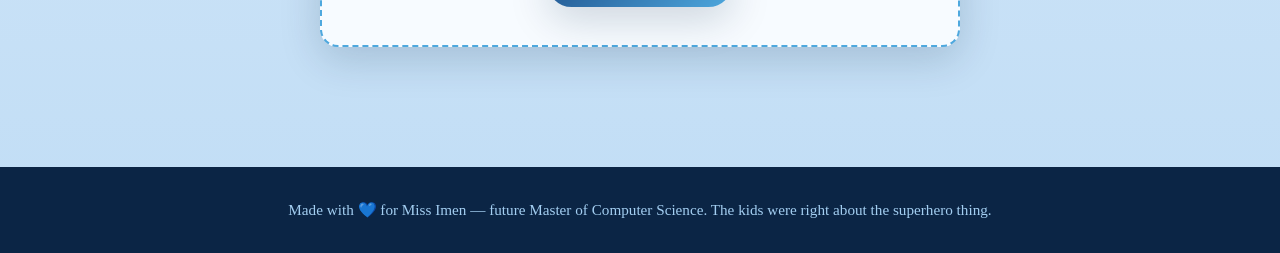
<file: teaching.html>
<!DOCTYPE html>
<html lang="en">
<head>
  <meta charset="UTF-8" />
  <meta name="viewport" content="width=device-width, initial-scale=1.0" />
  <title>Miss Imen 👩‍🏫 — The World of Imen</title>
  <link rel="stylesheet" href="style.css" />
</head>
<body>

  <nav>
    <a class="logo" href="index.html"><span class="spin-flower">💠</span> Imen's World</a>
    <div class="nav-links">
      <a href="index.html">Home</a>
      <a href="nabeul.html">Nabeul</a>
      <a href="garden.html">Nature</a>
      <a href="tunisia.html">Tunisia</a>
      <a href="series.html">Series</a>
      <a href="music.html">Music</a>
      <a href="teaching.html" class="active">Teaching</a>
    </div>
  </nav>

  <main>
    <header class="hero">
      <h1>Miss Imen's Classroom 🍎</h1>
      <p class="subtitle typewriter" data-typewriter='["Teacher of children. Tamer of chaos. Collector of tiny drawings.","Also: research master in computer science. Casual.","Graduating this year. The cap is ready. 🎓"]'></p>
      <span class="cap">🎓</span>
    </header>

    <section>
      <h2 class="section-title reveal">On the Blackboard Today 🖍️</h2>
      <div class="blackboard reveal">
        <p class="chalk-line">Welcome to Miss Imen's class! ✨</p>
        <p class="chalk-line">Rule 1: Be kind. Rule 2: Be curious.</p>
        <p class="chalk-line">Rule 3: Yes, Miss Imen knows you hid the chalk.</p>
        <p class="chalk-line">She always knows. 👀</p>
      </div>
    </section>

    <section>
      <h2 class="section-title reveal">The Two Jobs of Imen 🧠</h2>
      <p class="section-sub reveal">By day and by night — both involve debugging, honestly.</p>

      <div class="card-grid">
        <div class="card reveal">
          <span class="emoji">👧</span>
          <h3>The Children</h3>
          <p>25 small humans with infinite energy and zero volume control — and Imen adores every single one. She remembers who lost a tooth, who's scared of math, and who drew her as a superhero. (Accurate drawing, by the way.)</p>
        </div>
        <div class="card reveal">
          <span class="emoji">📚</span>
          <h3>The Teaching</h3>
          <p>Patient, creative, secretly strict about handwriting. Her superpower: explaining anything to anyone — a skill she trained on children and now uses on thesis committees.</p>
        </div>
        <div class="card green reveal">
          <span class="emoji">💻</span>
          <h3>The Research Master</h3>
          <p>Computer science, research track — papers, experiments, and the eternal battle with "it worked yesterday." Graduating this year. The thesis is almost done. Do not ask her about the thesis. 🙂</p>
        </div>
        <div class="card gold reveal">
          <span class="emoji">🎓</span>
          <h3>The Graduation</h3>
          <p>This year, the cap flies. Years of teaching all day and studying all night, about to pay off. Nabeul should prepare the fireworks — and extra harissa for the celebration couscous.</p>
        </div>
      </div>
    </section>

    <div class="mosaic-band"></div>

    <section>
      <h2 class="section-title reveal">A Day in the Double Life ⏰</h2>
      <div class="timeline">
        <div class="timeline-item reveal">
          <h3>07:30 — Teacher mode: ON</h3>
          <p>Coffee with a drop of orange-blossom water (Nabeul rules), then into the classroom. The kids are already vibrating with energy. So is the coffee.</p>
        </div>
        <div class="timeline-item reveal">
          <h3>10:00 — The masterpiece</h3>
          <p>A student gifts her a drawing: "Miss Imen with flowers." It joins the official collection. The fridge gallery is reaching museum capacity.</p>
        </div>
        <div class="timeline-item reveal">
          <h3>17:00 — Researcher mode: ON</h3>
          <p>From "who can count to ten?" to literature reviews and experiments in one bus ride. The context switch would crash a normal CPU. Imen runs it daily.</p>
        </div>
        <div class="timeline-item reveal">
          <h3>21:00 — The thesis hour</h3>
          <p>Writing, citing, formatting references that fight back. Background music: sad songs (for focus) or mezoued (for morale). The plants supervise.</p>
        </div>
        <div class="timeline-item reveal">
          <h3>23:30 — The reward</h3>
          <p>One episode of Choufli Hal. Just one. (See the Series page for the full investigation of this claim.)</p>
        </div>
      </div>
    </section>

    <div class="quote-banner reveal">
      "Some heroes wear capes. This one carries chalk in one pocket, a USB stick in the other, and graduates this year."
    </div>

    <section>
      <h2 class="section-title reveal">Classroom Joke Break 🍎</h2>
      <div class="joke-box reveal">
        <p id="joke-text" data-jokes='["Imen teaches children AND does CS research. One group asks \"why?\" 400 times a day. The other one is the children. 🤓","Her students think she&apos;s magic. Her code thinks she&apos;s patient. Both are right. ✨","Imen&apos;s thesis defense prep: explaining her research to 7-year-olds. If they nod, the jury doesn&apos;t stand a chance. 🎓","A kid asked Miss Imen what she does at night. \"I study.\" The kid gasped: \"Teachers have HOMEWORK?!\" Existential crisis: delivered. 📚","Imen debugs code at midnight and 25 children at 8 a.m. The children have more edge cases. 👧","Graduation plan: throw the cap, catch the cap, back to Nabeul for celebration couscous. Spicy, obviously. 🌶️"]'>
          Press the button for a certified classroom joke. 🍎
        </p>
        <button class="btn" id="joke-btn">Ring the bell! 🎲</button>
      </div>
    </section>
  </main>

  <footer>
    Made with <span class="heart">💙</span> for Miss Imen — future Master of Computer Science. The kids were right about the superhero thing.
  </footer>

  <script src="script.js"></script>
</body>
</html>
</file>
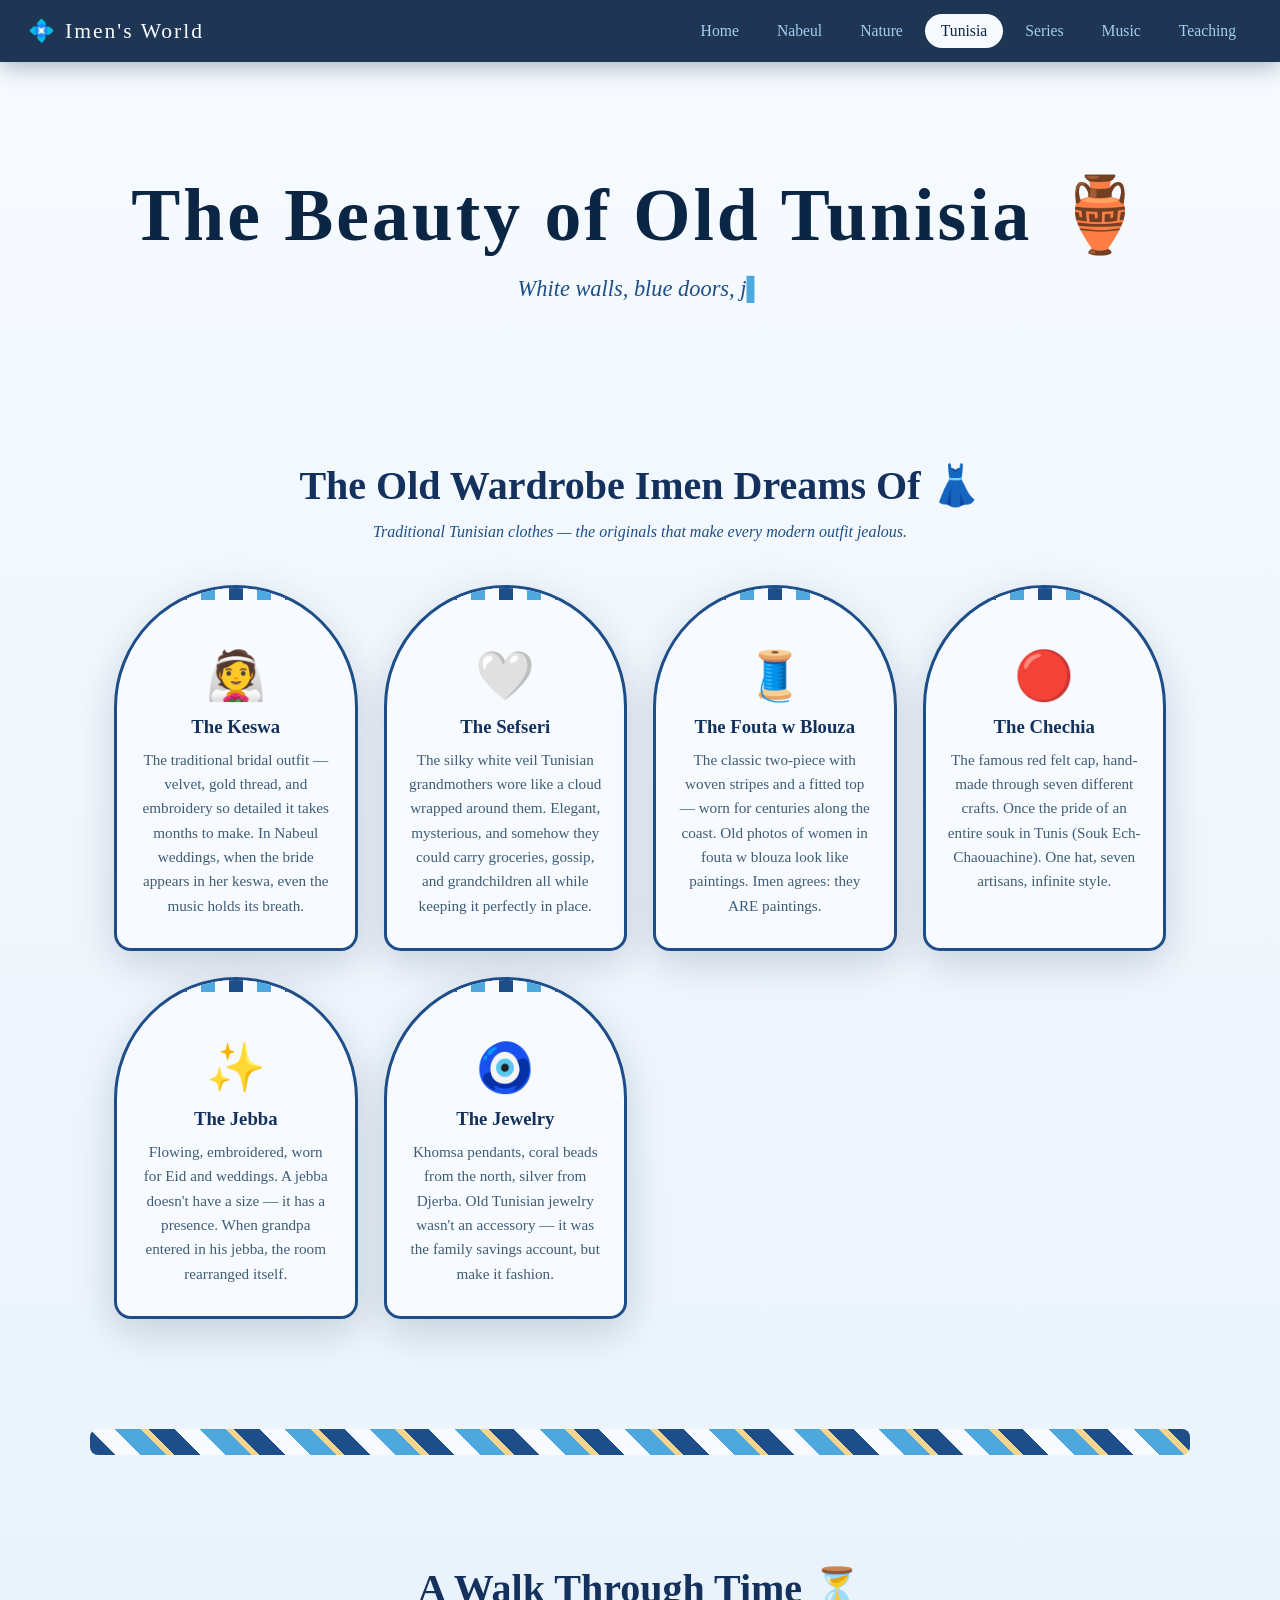
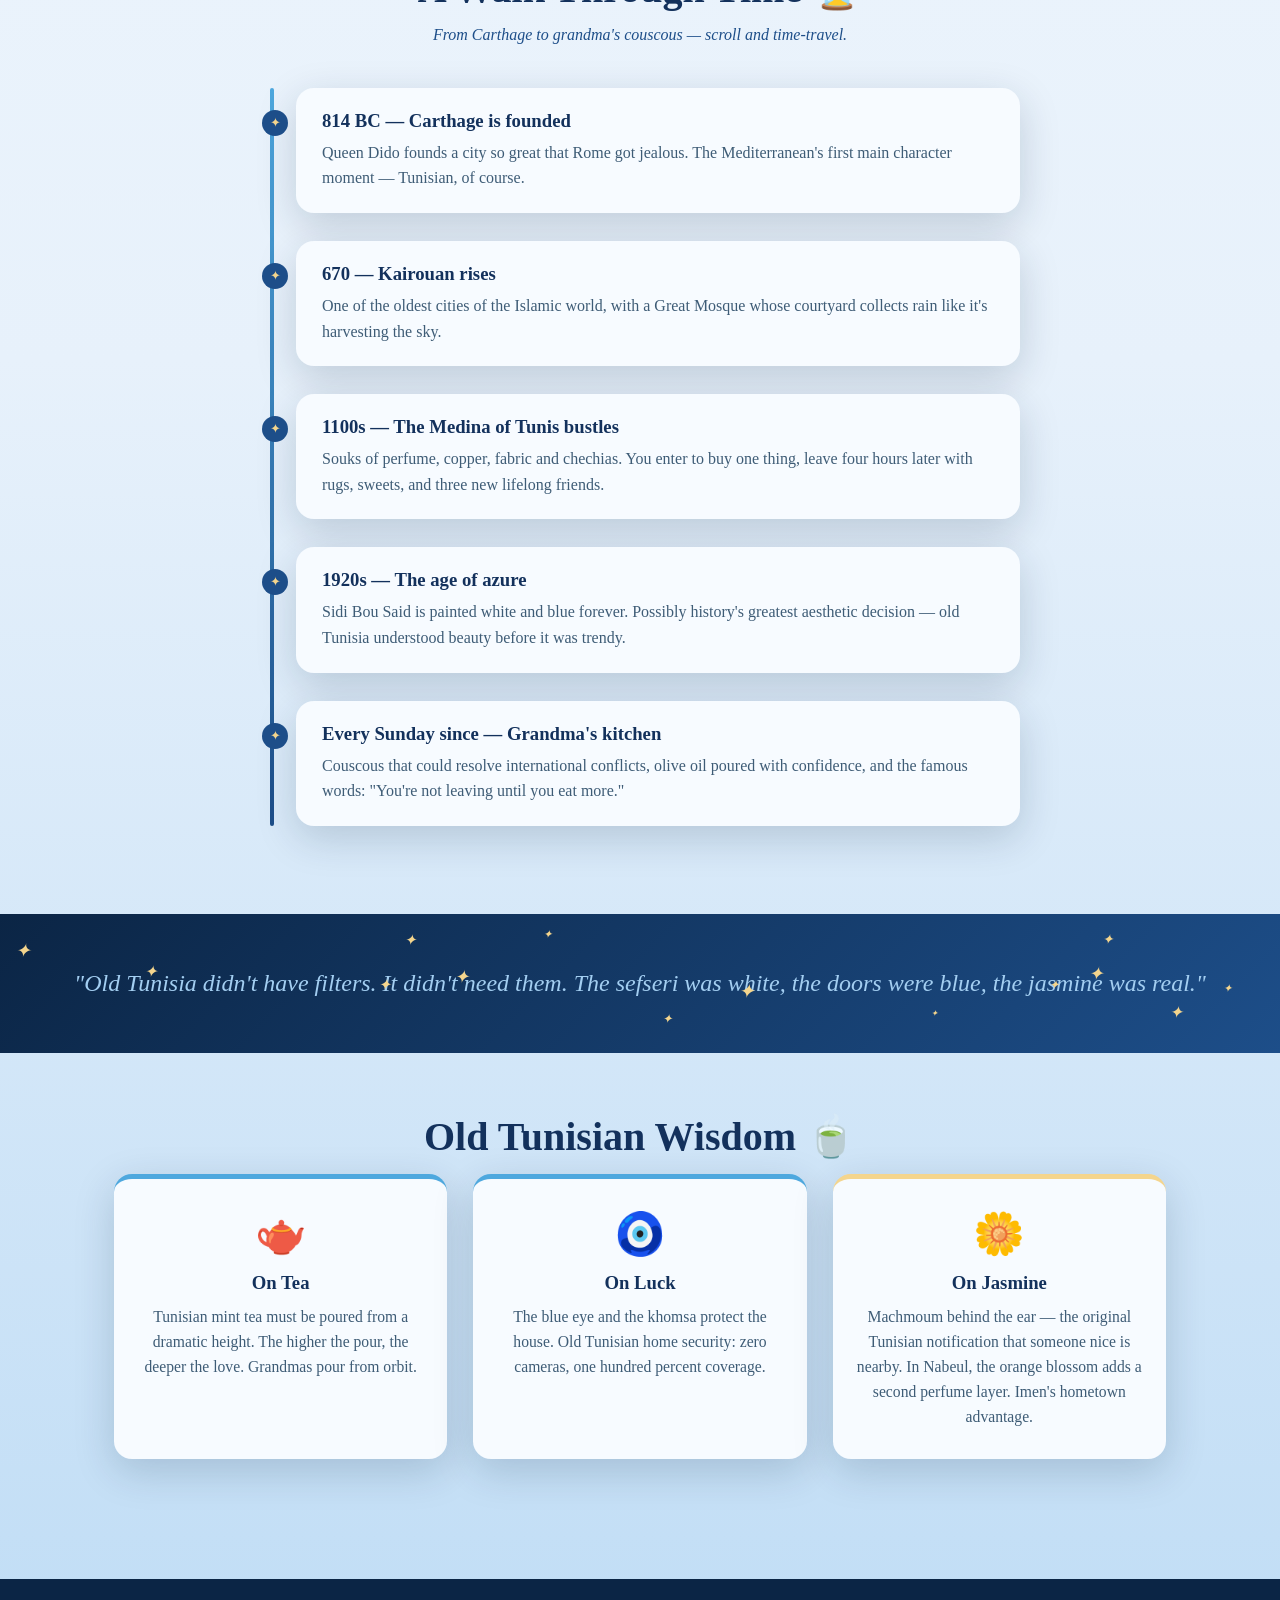
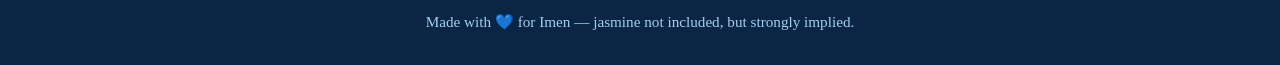
<file: tunisia.html>
<!DOCTYPE html>
<html lang="en">
<head>
  <meta charset="UTF-8" />
  <meta name="viewport" content="width=device-width, initial-scale=1.0" />
  <title>The Beauty of Tunisia 🕌 — The World of Imen</title>
  <link rel="stylesheet" href="style.css" />
</head>
<body>

  <nav>
    <a class="logo" href="index.html"><span class="spin-flower">💠</span> Imen's World</a>
    <div class="nav-links">
      <a href="index.html">Home</a>
      <a href="nabeul.html">Nabeul</a>
      <a href="garden.html">Nature</a>
      <a href="tunisia.html" class="active">Tunisia</a>
      <a href="series.html">Series</a>
      <a href="music.html">Music</a>
      <a href="teaching.html">Teaching</a>
    </div>
  </nav>

  <main>
    <header class="hero">
      <h1>The Beauty of Old Tunisia 🏺</h1>
      <p class="subtitle typewriter" data-typewriter='["White walls, blue doors, jasmine in the air...","Where every grandmother&apos;s chest hides a treasure of fabric.","Old Tunisia: no Wi-Fi, maximum connection."]'></p>
    </header>

    <section>
      <h2 class="section-title reveal">The Old Wardrobe Imen Dreams Of 👗</h2>
      <p class="section-sub reveal">Traditional Tunisian clothes — the originals that make every modern outfit jealous.</p>

      <div class="arch-row">
        <div class="arch reveal">
          <span class="door">👰</span>
          <h3>The Keswa</h3>
          <p>The traditional bridal outfit — velvet, gold thread, and embroidery so detailed it takes months to make. In Nabeul weddings, when the bride appears in her keswa, even the music holds its breath.</p>
        </div>
        <div class="arch reveal">
          <span class="door">🤍</span>
          <h3>The Sefseri</h3>
          <p>The silky white veil Tunisian grandmothers wore like a cloud wrapped around them. Elegant, mysterious, and somehow they could carry groceries, gossip, and grandchildren all while keeping it perfectly in place.</p>
        </div>
        <div class="arch reveal">
          <span class="door">🧵</span>
          <h3>The Fouta w Blouza</h3>
          <p>The classic two-piece with woven stripes and a fitted top — worn for centuries along the coast. Old photos of women in fouta w blouza look like paintings. Imen agrees: they ARE paintings.</p>
        </div>
        <div class="arch reveal">
          <span class="door">🔴</span>
          <h3>The Chechia</h3>
          <p>The famous red felt cap, hand-made through seven different crafts. Once the pride of an entire souk in Tunis (Souk Ech-Chaouachine). One hat, seven artisans, infinite style.</p>
        </div>
        <div class="arch reveal">
          <span class="door">✨</span>
          <h3>The Jebba</h3>
          <p>Flowing, embroidered, worn for Eid and weddings. A jebba doesn't have a size — it has a presence. When grandpa entered in his jebba, the room rearranged itself.</p>
        </div>
        <div class="arch reveal">
          <span class="door">🧿</span>
          <h3>The Jewelry</h3>
          <p>Khomsa pendants, coral beads from the north, silver from Djerba. Old Tunisian jewelry wasn't an accessory — it was the family savings account, but make it fashion.</p>
        </div>
      </div>
    </section>

    <div class="mosaic-band"></div>

    <section>
      <h2 class="section-title reveal">A Walk Through Time ⏳</h2>
      <p class="section-sub reveal">From Carthage to grandma's couscous — scroll and time-travel.</p>

      <div class="timeline">
        <div class="timeline-item reveal">
          <h3>814 BC — Carthage is founded</h3>
          <p>Queen Dido founds a city so great that Rome got jealous. The Mediterranean's first main character moment — Tunisian, of course.</p>
        </div>
        <div class="timeline-item reveal">
          <h3>670 — Kairouan rises</h3>
          <p>One of the oldest cities of the Islamic world, with a Great Mosque whose courtyard collects rain like it's harvesting the sky.</p>
        </div>
        <div class="timeline-item reveal">
          <h3>1100s — The Medina of Tunis bustles</h3>
          <p>Souks of perfume, copper, fabric and chechias. You enter to buy one thing, leave four hours later with rugs, sweets, and three new lifelong friends.</p>
        </div>
        <div class="timeline-item reveal">
          <h3>1920s — The age of azure</h3>
          <p>Sidi Bou Said is painted white and blue forever. Possibly history's greatest aesthetic decision — old Tunisia understood beauty before it was trendy.</p>
        </div>
        <div class="timeline-item reveal">
          <h3>Every Sunday since — Grandma's kitchen</h3>
          <p>Couscous that could resolve international conflicts, olive oil poured with confidence, and the famous words: "You're not leaving until you eat more."</p>
        </div>
      </div>
    </section>

    <div class="quote-banner reveal">
      "Old Tunisia didn't have filters. It didn't need them. The sefseri was white, the doors were blue, the jasmine was real."
    </div>

    <section>
      <h2 class="section-title reveal">Old Tunisian Wisdom 🍵</h2>
      <div class="card-grid">
        <div class="card reveal">
          <span class="emoji">🫖</span>
          <h3>On Tea</h3>
          <p>Tunisian mint tea must be poured from a dramatic height. The higher the pour, the deeper the love. Grandmas pour from orbit.</p>
        </div>
        <div class="card reveal">
          <span class="emoji">🧿</span>
          <h3>On Luck</h3>
          <p>The blue eye and the khomsa protect the house. Old Tunisian home security: zero cameras, one hundred percent coverage.</p>
        </div>
        <div class="card gold reveal">
          <span class="emoji">🌼</span>
          <h3>On Jasmine</h3>
          <p>Machmoum behind the ear — the original Tunisian notification that someone nice is nearby. In Nabeul, the orange blossom adds a second perfume layer. Imen's hometown advantage.</p>
        </div>
      </div>
    </section>
  </main>

  <footer>
    Made with <span class="heart">💙</span> for Imen — jasmine not included, but strongly implied.
  </footer>

  <script src="script.js"></script>
</body>
</html>
</file>
<file: style.css>
/* ============================================
   Imen's World — shared styles
   Palette: Sidi Bou Said blues & whites
   ============================================ */

:root {
  --night: #0b2545;
  --deep: #13315c;
  --royal: #1d4e89;
  --sky: #4ea8de;
  --baby: #a3cef1;
  --mist: #e7f1fb;
  --cloud: #f7fbff;
  --gold: #f4d58d;
  --ink: #102a43;
  --leaf: #2f7d4f;
  --mint: #b7e4c7;
  --spice: #d1495b;
  --terra: #c4602e;
  --radius: 18px;
  --shadow: 0 12px 40px rgba(11, 37, 69, 0.18);
}

* { margin: 0; padding: 0; box-sizing: border-box; }

html { scroll-behavior: smooth; }

body {
  font-family: "Georgia", "Times New Roman", serif;
  background: linear-gradient(180deg, var(--cloud) 0%, var(--mist) 60%, var(--baby) 130%);
  color: var(--ink);
  min-height: 100vh;
  overflow-x: hidden;
}

/* ---------- Page fade-in ---------- */
main { animation: pageIn 0.9s ease both; }
@keyframes pageIn {
  from { opacity: 0; transform: translateY(24px); }
  to   { opacity: 1; transform: translateY(0); }
}

/* ---------- Navigation ---------- */
nav {
  position: sticky;
  top: 0;
  z-index: 100;
  display: flex;
  align-items: center;
  justify-content: space-between;
  flex-wrap: wrap;
  gap: 10px;
  padding: 14px 28px;
  background: rgba(11, 37, 69, 0.92);
  backdrop-filter: blur(8px);
  box-shadow: 0 4px 24px rgba(11, 37, 69, 0.35);
}

.logo {
  color: var(--cloud);
  font-size: 1.35rem;
  letter-spacing: 2px;
  text-decoration: none;
  display: flex;
  align-items: center;
  gap: 8px;
}

.logo .spin-flower {
  display: inline-block;
  animation: slowSpin 9s linear infinite;
}
@keyframes slowSpin { to { transform: rotate(360deg); } }

.nav-links { display: flex; gap: 6px; flex-wrap: wrap; }

.nav-links a {
  color: var(--baby);
  text-decoration: none;
  padding: 8px 16px;
  border-radius: 999px;
  transition: background 0.3s, color 0.3s, transform 0.3s;
  font-size: 0.98rem;
}

.nav-links a:hover {
  background: var(--sky);
  color: var(--night);
  transform: translateY(-3px) rotate(-1deg);
}

.nav-links a.active {
  background: var(--cloud);
  color: var(--night);
}

/* ---------- Hero ---------- */
.hero {
  position: relative;
  text-align: center;
  padding: 110px 20px 90px;
  overflow: hidden;
}

.hero h1 {
  font-size: clamp(2.4rem, 7vw, 4.6rem);
  color: var(--night);
  letter-spacing: 3px;
  animation: glowPulse 4s ease-in-out infinite;
}

@keyframes glowPulse {
  0%, 100% { text-shadow: 0 0 10px rgba(78, 168, 222, 0.25); }
  50%      { text-shadow: 0 0 30px rgba(78, 168, 222, 0.75); }
}

.hero .subtitle {
  margin-top: 18px;
  font-size: clamp(1.05rem, 2.6vw, 1.4rem);
  color: var(--royal);
  font-style: italic;
  min-height: 1.6em;
}

.typewriter::after {
  content: "▌";
  color: var(--sky);
  animation: blink 0.85s steps(1) infinite;
}
@keyframes blink { 50% { opacity: 0; } }

/* ---------- Celebration banner ---------- */
.celebration-section {
  padding: 10px 24px 40px;
  max-width: 1100px;
  margin: 0 auto;
}

.celebration-card {
  position: relative;
  overflow: hidden;
  text-align: center;
  padding: 36px 28px;
  border-radius: 32px;
  background: linear-gradient(135deg, var(--spice), var(--gold), var(--sky));
  color: var(--night);
  border: 3px solid rgba(255, 255, 255, 0.7);
  box-shadow: 0 24px 70px rgba(20, 53, 96, 0.28);
  animation: celebrationGlow 2.8s ease-in-out infinite;
}

.celebration-card::before {
  content: "";
  position: absolute;
  inset: -20%;
  background: radial-gradient(circle, rgba(255,255,255,0.35), transparent 60%);
  animation: rotateGlow 10s linear infinite;
  pointer-events: none;
}

.celebration-card > * {
  position: relative;
  z-index: 1;
}

.celebration-icons {
  display: flex;
  justify-content: center;
  gap: 16px;
  margin-bottom: 16px;
  font-size: 2rem;
}

.celebration-icon {
  display: inline-block;
  animation: bob 1.4s ease-in-out infinite;
}

.celebration-icon:nth-child(2) { animation-delay: 0.2s; }
.celebration-icon:nth-child(3) { animation-delay: 0.4s; }

.celebration-label {
  text-transform: uppercase;
  letter-spacing: 0.24em;
  font-size: 0.8rem;
  font-weight: 700;
  opacity: 0.82;
  margin-bottom: 8px;
}

.celebration-card h2 {
  font-size: clamp(1.9rem, 4vw, 2.8rem);
  margin-bottom: 10px;
}

.celebration-copy {
  max-width: 760px;
  margin: 0 auto 10px;
  font-size: 1.06rem;
  line-height: 1.7;
}

.celebration-copy strong {
  color: var(--night);
}

.celebration-copy.small {
  font-style: italic;
  opacity: 0.92;
}

.celebration-btn {
  margin-top: 18px;
  background: linear-gradient(135deg, var(--night), var(--royal));
  box-shadow: 0 16px 38px rgba(11, 37, 69, 0.28);
}

.celebration-btn:hover {
  transform: translateY(-5px) scale(1.04) rotate(-1deg);
}

.celebration-piece {
  position: fixed;
  z-index: 200;
  pointer-events: none;
  user-select: none;
  font-size: 1.2rem;
  animation: popOut 2.2s ease-out forwards;
}

@keyframes celebrationGlow {
  0%, 100% { box-shadow: 0 24px 70px rgba(20, 53, 96, 0.28); }
  50% { box-shadow: 0 30px 90px rgba(20, 53, 96, 0.34); }
}

@keyframes rotateGlow {
  from { transform: rotate(0deg); }
  to { transform: rotate(360deg); }
}

@keyframes bob {
  0%, 100% { transform: translateY(0); }
  50% { transform: translateY(-8px); }
}

@keyframes popOut {
  0% { opacity: 0; transform: translate3d(0, 0, 0) scale(0.4); }
  20% { opacity: 1; }
  100% { opacity: 0; transform: translate3d(var(--dx), var(--dy), 0) scale(1.2); }
}

/* ---------- Buttons ---------- */
.btn {
  display: inline-block;
  margin-top: 30px;
  padding: 14px 34px;
  border: none;
  border-radius: 999px;
  background: linear-gradient(135deg, var(--royal), var(--sky));
  color: var(--cloud);
  font-size: 1.05rem;
  font-family: inherit;
  text-decoration: none;
  cursor: pointer;
  box-shadow: var(--shadow);
  transition: transform 0.3s, box-shadow 0.3s;
}

.btn:hover {
  transform: translateY(-5px) scale(1.04);
  box-shadow: 0 18px 50px rgba(29, 78, 137, 0.4);
}

.btn:active { transform: scale(0.97); }

/* ---------- Sections & cards ---------- */
section { padding: 60px 24px; max-width: 1100px; margin: 0 auto; }

.section-title {
  text-align: center;
  font-size: clamp(1.7rem, 4vw, 2.5rem);
  color: var(--deep);
  margin-bottom: 14px;
}

.section-sub {
  text-align: center;
  color: var(--royal);
  font-style: italic;
  margin-bottom: 44px;
}

.card-grid {
  display: grid;
  grid-template-columns: repeat(auto-fit, minmax(250px, 1fr));
  gap: 26px;
}

.card {
  background: var(--cloud);
  border-radius: var(--radius);
  padding: 30px 24px;
  text-align: center;
  box-shadow: var(--shadow);
  border-top: 5px solid var(--sky);
  transition: transform 0.35s, box-shadow 0.35s;
}

.card:hover {
  transform: translateY(-10px) rotate(0.6deg);
  box-shadow: 0 24px 60px rgba(11, 37, 69, 0.25);
}

.card .emoji {
  font-size: 2.6rem;
  display: inline-block;
  animation: floaty 3.4s ease-in-out infinite;
}

.card h3 { color: var(--deep); margin: 14px 0 10px; }
.card p { color: #3e5c76; line-height: 1.6; font-size: 0.98rem; }

@keyframes floaty {
  0%, 100% { transform: translateY(0); }
  50%      { transform: translateY(-9px); }
}

/* ---------- Scroll reveal ---------- */
.reveal {
  opacity: 0;
  transform: translateY(40px);
  transition: opacity 0.8s ease, transform 0.8s ease;
}
.reveal.visible { opacity: 1; transform: translateY(0); }

/* ---------- Falling petals ---------- */
.petal {
  position: fixed;
  top: -40px;
  color: var(--sky);
  z-index: 50;
  pointer-events: none;
  user-select: none;
  animation-name: fall, sway;
  animation-timing-function: linear, ease-in-out;
  animation-iteration-count: 1, infinite;
}

@keyframes fall {
  to { transform: translateY(110vh) rotate(360deg); opacity: 0.85; }
}
@keyframes sway {
  0%, 100% { margin-left: 0; }
  50%      { margin-left: 48px; }
}

/* ---------- Flip cards (series) ---------- */
.flip-card {
  background: transparent;
  perspective: 1100px;
  height: 270px;
}

.flip-inner {
  position: relative;
  width: 100%;
  height: 100%;
  transition: transform 0.8s cubic-bezier(0.4, 0.2, 0.2, 1);
  transform-style: preserve-3d;
}

.flip-card:hover .flip-inner { transform: rotateY(180deg); }

.flip-face {
  position: absolute;
  inset: 0;
  backface-visibility: hidden;
  border-radius: var(--radius);
  display: flex;
  flex-direction: column;
  align-items: center;
  justify-content: center;
  padding: 24px;
  text-align: center;
  box-shadow: var(--shadow);
}

.flip-front {
  background: linear-gradient(160deg, var(--deep), var(--royal));
  color: var(--cloud);
}

.flip-front .emoji { font-size: 3rem; }
.flip-front h3 { margin-top: 14px; letter-spacing: 1px; }

.flip-back {
  background: var(--cloud);
  color: var(--ink);
  transform: rotateY(180deg);
  border: 2px solid var(--baby);
  line-height: 1.55;
}

/* ---------- Tunisian arches & mosaic ---------- */
.arch-row {
  display: grid;
  grid-template-columns: repeat(auto-fit, minmax(220px, 1fr));
  gap: 26px;
}

.arch {
  background: var(--cloud);
  border: 3px solid var(--royal);
  border-radius: 130px 130px var(--radius) var(--radius);
  padding: 60px 22px 30px;
  text-align: center;
  box-shadow: var(--shadow);
  transition: transform 0.4s;
  position: relative;
  overflow: hidden;
}

.arch::before {
  content: "";
  position: absolute;
  top: 0; left: 0; right: 0;
  height: 12px;
  background: repeating-linear-gradient(
    90deg,
    var(--royal) 0 14px,
    var(--cloud) 14px 28px,
    var(--sky) 28px 42px,
    var(--cloud) 42px 56px
  );
}

.arch:hover { transform: translateY(-8px) scale(1.02); }

.arch .door {
  font-size: 3rem;
  display: inline-block;
  transition: transform 0.5s;
}
.arch:hover .door { transform: rotateY(35deg) scale(1.15); }

.arch h3 { color: var(--deep); margin: 12px 0 10px; }
.arch p { color: #3e5c76; line-height: 1.6; font-size: 0.95rem; }

.mosaic-band {
  height: 26px;
  margin: 50px auto;
  max-width: 1100px;
  border-radius: 8px;
  background: repeating-linear-gradient(
    45deg,
    var(--royal) 0 18px,
    var(--cloud) 18px 36px,
    var(--sky) 36px 54px,
    var(--gold) 54px 60px
  );
  background-size: 200% 100%;
  animation: mosaicSlide 14s linear infinite;
}

@keyframes mosaicSlide { to { background-position: 200% 0; } }

/* ---------- Garden / blooming flowers ---------- */
.garden {
  display: flex;
  justify-content: center;
  align-items: flex-end;
  gap: clamp(8px, 4vw, 40px);
  flex-wrap: wrap;
  padding: 30px 10px 0;
}

.flower {
  font-size: clamp(2.2rem, 6vw, 3.6rem);
  transform: scale(0);
  animation: bloom 1.1s cubic-bezier(0.34, 1.56, 0.64, 1) forwards;
  cursor: pointer;
  transition: transform 0.3s;
}

.flower:hover { transform: scale(1.3) rotate(12deg) !important; }

.flower.tint { filter: hue-rotate(195deg) saturate(1.35); }

@keyframes bloom {
  to { transform: scale(1); }
}

.stem-note {
  text-align: center;
  margin-top: 24px;
  color: var(--royal);
  font-style: italic;
}

/* ---------- Joke box ---------- */
.joke-box {
  max-width: 640px;
  margin: 0 auto;
  background: var(--cloud);
  border-radius: var(--radius);
  border: 2px dashed var(--sky);
  padding: 38px 30px;
  text-align: center;
  box-shadow: var(--shadow);
}

.joke-box p {
  font-size: 1.15rem;
  line-height: 1.65;
  color: var(--deep);
  min-height: 3.4em;
  transition: opacity 0.3s;
}

.joke-box p.fading { opacity: 0; }

/* ---------- Quote banner ---------- */
.quote-banner {
  background: linear-gradient(135deg, var(--night), var(--royal));
  color: var(--baby);
  text-align: center;
  padding: 56px 24px;
  font-size: clamp(1.1rem, 3vw, 1.5rem);
  font-style: italic;
  position: relative;
  overflow: hidden;
}

.quote-banner .star {
  position: absolute;
  color: var(--gold);
  animation: twinkle 2.6s ease-in-out infinite;
}

@keyframes twinkle {
  0%, 100% { opacity: 0.15; transform: scale(0.8); }
  50%      { opacity: 1; transform: scale(1.25); }
}

/* ---------- Timeline (old Tunisian times) ---------- */
.timeline {
  position: relative;
  max-width: 760px;
  margin: 0 auto;
  padding-left: 36px;
}

.timeline::before {
  content: "";
  position: absolute;
  left: 10px; top: 0; bottom: 0;
  width: 4px;
  border-radius: 4px;
  background: linear-gradient(var(--sky), var(--royal));
}

.timeline-item {
  position: relative;
  background: var(--cloud);
  border-radius: var(--radius);
  padding: 22px 26px;
  margin-bottom: 28px;
  box-shadow: var(--shadow);
}

.timeline-item::before {
  content: "✦";
  position: absolute;
  left: -34px; top: 22px;
  color: var(--gold);
  background: var(--royal);
  border-radius: 50%;
  width: 26px; height: 26px;
  display: flex;
  align-items: center;
  justify-content: center;
  font-size: 0.8rem;
}

.timeline-item h3 { color: var(--deep); margin-bottom: 8px; }
.timeline-item p { color: #3e5c76; line-height: 1.6; }

/* ---------- Footer ---------- */
footer {
  margin-top: 60px;
  padding: 34px 20px;
  text-align: center;
  background: var(--night);
  color: var(--baby);
  font-size: 0.95rem;
}

footer .heart {
  display: inline-block;
  animation: heartbeat 1.6s ease-in-out infinite;
}

@keyframes heartbeat {
  0%, 100% { transform: scale(1); }
  25%      { transform: scale(1.3); }
  40%      { transform: scale(1); }
}

/* ---------- Misc ---------- */
.wave-divider { display: block; width: 100%; height: 70px; }

/* ---------- Theme accents per page ---------- */
.card.green { border-top-color: var(--leaf); }
.card.spice { border-top-color: var(--spice); }
.card.terra { border-top-color: var(--terra); }
.card.gold  { border-top-color: var(--gold); }

/* ---------- Journey map (home) ---------- */
.journey {
  position: relative;
  max-width: 820px;
  margin: 0 auto;
  padding-left: 46px;
}

.journey::before {
  content: "";
  position: absolute;
  left: 16px; top: 8px; bottom: 8px;
  width: 5px;
  border-radius: 6px;
  background: repeating-linear-gradient(
    180deg,
    var(--sky) 0 16px,
    transparent 16px 28px
  );
}

.journey-stop {
  position: relative;
  background: var(--cloud);
  border-radius: var(--radius);
  padding: 24px 26px;
  margin-bottom: 30px;
  box-shadow: var(--shadow);
  display: flex;
  gap: 18px;
  align-items: center;
  flex-wrap: wrap;
  transition: transform 0.35s;
}

.journey-stop:hover { transform: translateX(10px); }

.journey-stop::before {
  content: "📍";
  position: absolute;
  left: -44px;
  font-size: 1.4rem;
  animation: floaty 3s ease-in-out infinite;
}

.journey-stop .stop-emoji { font-size: 2.6rem; }
.journey-stop h3 { color: var(--deep); margin-bottom: 6px; }
.journey-stop p { color: #3e5c76; line-height: 1.55; font-size: 0.97rem; }
.journey-stop .grow { flex: 1; min-width: 220px; }

/* ---------- Spice meter ---------- */
.spice-meter {
  max-width: 560px;
  margin: 0 auto;
  background: var(--cloud);
  border-radius: var(--radius);
  padding: 30px;
  box-shadow: var(--shadow);
}

.spice-row {
  display: flex;
  align-items: center;
  gap: 12px;
  margin: 14px 0;
}

.spice-row .label { flex: 0 0 165px; color: var(--deep); font-size: 0.95rem; }

.spice-bar {
  flex: 1;
  height: 16px;
  border-radius: 999px;
  background: var(--mist);
  overflow: hidden;
}

.spice-fill {
  display: block;
  height: 100%;
  width: 0;
  border-radius: 999px;
  background: linear-gradient(90deg, var(--gold), var(--spice));
  transition: width 1.6s cubic-bezier(0.22, 1, 0.36, 1);
}

.visible .spice-fill { width: var(--w, 50%); }

.chili {
  display: inline-block;
  animation: chiliShake 2.2s ease-in-out infinite;
}

@keyframes chiliShake {
  0%, 100% { transform: rotate(0); }
  10% { transform: rotate(-14deg); }
  20% { transform: rotate(12deg); }
  30% { transform: rotate(-8deg); }
  40% { transform: rotate(0); }
}

/* ---------- Dancer ---------- */
.dancer {
  display: inline-block;
  font-size: 3rem;
  animation: dance 1.4s ease-in-out infinite;
  transform-origin: bottom center;
}

@keyframes dance {
  0%, 100% { transform: rotate(-8deg) translateY(0); }
  25%      { transform: rotate(6deg) translateY(-10px); }
  50%      { transform: rotate(-5deg) translateY(0); }
  75%      { transform: rotate(9deg) translateY(-8px); }
}

/* ---------- Music bars ---------- */
.music-bars {
  display: inline-flex;
  align-items: flex-end;
  gap: 4px;
  height: 30px;
  vertical-align: middle;
}

.music-bars i {
  width: 6px;
  border-radius: 3px;
  background: var(--sky);
  animation: bounceBar 1s ease-in-out infinite;
}

.music-bars i:nth-child(1) { height: 35%; animation-delay: 0s; }
.music-bars i:nth-child(2) { height: 80%; animation-delay: 0.15s; }
.music-bars i:nth-child(3) { height: 55%; animation-delay: 0.3s; }
.music-bars i:nth-child(4) { height: 95%; animation-delay: 0.45s; }
.music-bars i:nth-child(5) { height: 45%; animation-delay: 0.6s; }

@keyframes bounceBar {
  0%, 100% { transform: scaleY(0.5); }
  50%      { transform: scaleY(1.15); }
}

/* ---------- Graduation cap toss ---------- */
.cap {
  display: inline-block;
  font-size: 3rem;
  animation: capToss 2.8s ease-in-out infinite;
}

@keyframes capToss {
  0%, 100% { transform: translateY(0) rotate(0); }
  40%      { transform: translateY(-34px) rotate(-22deg); }
  60%      { transform: translateY(-30px) rotate(18deg); }
}

/* ---------- Blackboard ---------- */
.blackboard {
  max-width: 680px;
  margin: 0 auto;
  background: #1e3a34;
  border: 12px solid #8b5e3c;
  border-radius: 14px;
  padding: 34px 28px;
  color: #f4f9f4;
  font-family: "Comic Sans MS", "Segoe Print", cursive;
  text-align: center;
  box-shadow: var(--shadow);
}

.blackboard .chalk-line {
  font-size: 1.15rem;
  line-height: 2;
  opacity: 0;
  animation: chalkIn 0.8s ease forwards;
}

.blackboard .chalk-line:nth-child(1) { animation-delay: 0.3s; }
.blackboard .chalk-line:nth-child(2) { animation-delay: 1.1s; }
.blackboard .chalk-line:nth-child(3) { animation-delay: 1.9s; }
.blackboard .chalk-line:nth-child(4) { animation-delay: 2.7s; }

@keyframes chalkIn {
  from { opacity: 0; transform: translateX(-12px); }
  to   { opacity: 1; transform: translateX(0); }
}

/* ---------- Chips ---------- */
.chip-row {
  display: flex;
  flex-wrap: wrap;
  gap: 10px;
  justify-content: center;
  margin-top: 18px;
}

.chip {
  background: var(--mist);
  border: 1.5px solid var(--baby);
  color: var(--deep);
  padding: 7px 16px;
  border-radius: 999px;
  font-size: 0.9rem;
  transition: transform 0.25s, background 0.25s;
}

.chip:hover { transform: translateY(-4px) rotate(-1.5deg); background: var(--baby); }

@media (max-width: 600px) {
  nav { justify-content: center; }
  .hero { padding: 70px 16px 60px; }
  .spice-row .label { flex-basis: 120px; }
}
</file>
